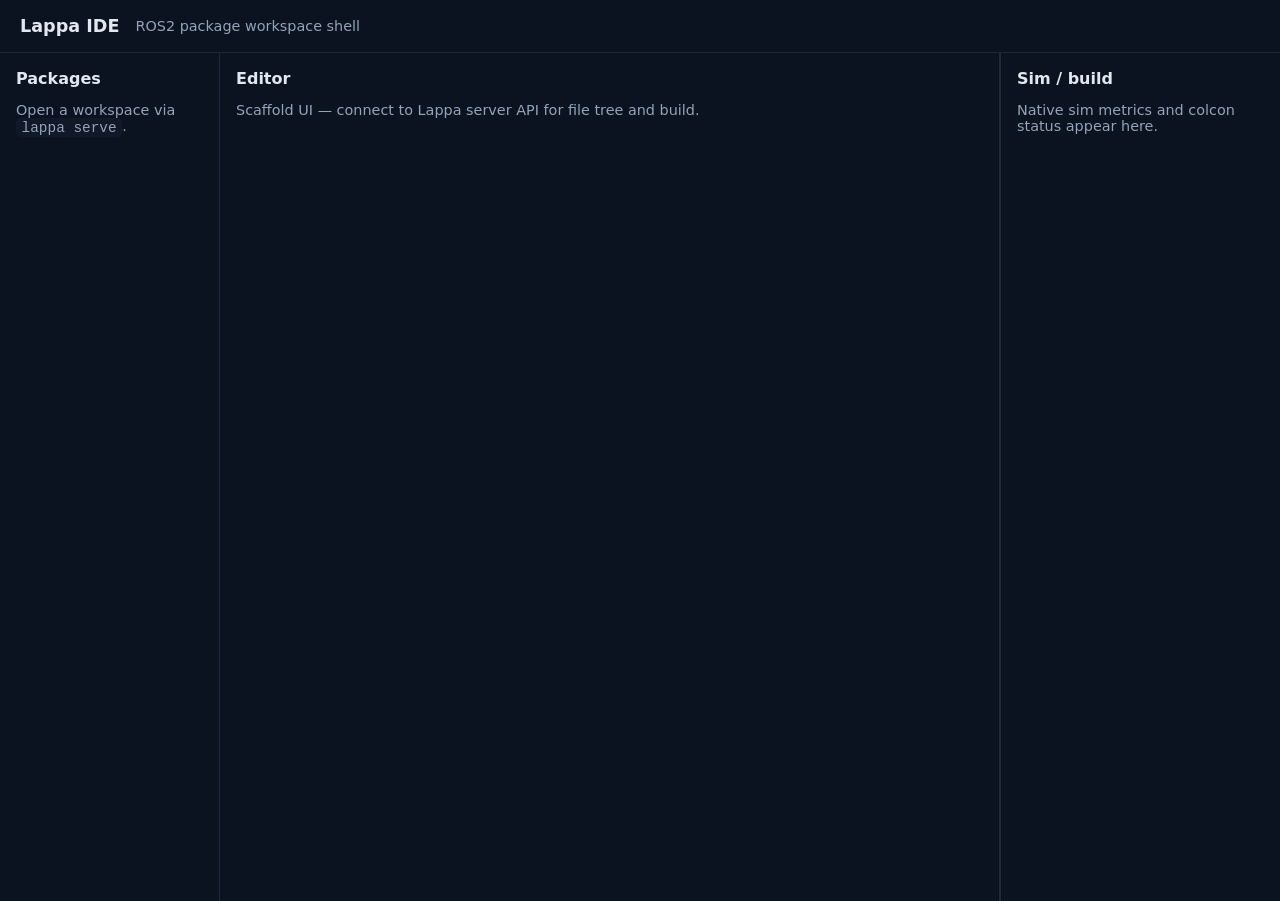
<file: packages/ide/index.html>
<!DOCTYPE html>
<html lang="en">
<head>
  <meta charset="utf-8" />
  <meta name="viewport" content="width=device-width, initial-scale=1" />
  <title>Lappa IDE</title>
  <style>
    :root { color-scheme: dark; }
    body { margin:0; font-family:system-ui,sans-serif; background:#0b1220; color:#e2e8f0; }
    header { padding:1rem 1.25rem; border-bottom:1px solid #1e293b; display:flex; gap:1rem; align-items:center; }
    header h1 { margin:0; font-size:1.1rem; font-weight:600; }
    main { display:grid; grid-template-columns:220px 1fr 280px; min-height:calc(100vh - 52px); }
    aside, section, .panel { border-right:1px solid #1e293b; padding:1rem; }
    .panel { border-right:none; border-left:1px solid #1e293b; }
    .muted { color:#94a3b8; font-size:.9rem; }
    code { background:#111827; padding:.1rem .35rem; border-radius:4px; }
  </style>
</head>
<body>
  <header>
    <h1>Lappa IDE</h1>
    <span class="muted">ROS2 package workspace shell</span>
  </header>
  <main>
    <aside>
      <strong>Packages</strong>
      <p class="muted">Open a workspace via <code>lappa serve</code>.</p>
    </aside>
    <section>
      <strong>Editor</strong>
      <p class="muted">Scaffold UI — connect to Lappa server API for file tree and build.</p>
    </section>
    <div class="panel">
      <strong>Sim / build</strong>
      <p class="muted">Native sim metrics and colcon status appear here.</p>
    </div>
  </main>
</body>
</html>
</file>
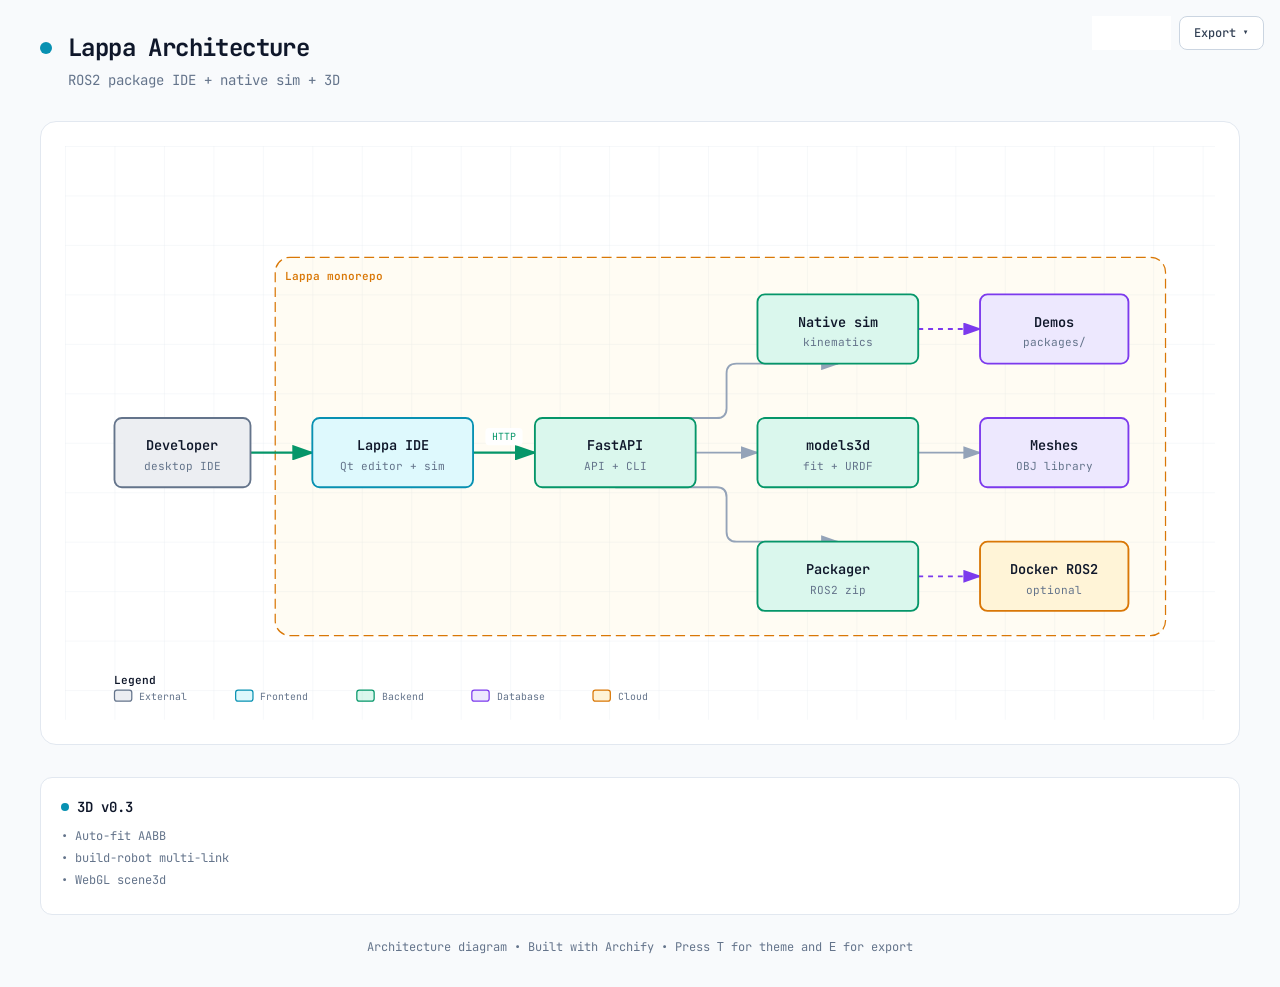
<file: docs/diagrams/architecture.html>
<!DOCTYPE html>
<html lang="en" data-theme="dark">
<head>
  <meta charset="UTF-8">
  <meta name="viewport" content="width=device-width, initial-scale=1.0">
  <meta name="generator" content="archify 2.6.0">
  <title>Lappa Architecture Diagram</title>
  <script>
    // Resolve the theme before first paint so light-preference users don't
    // see a dark flash. The toolbar script below re-applies with UI state.
    (function () {
      try {
        var theme = null;
        try {
          var param = new URLSearchParams(window.location.search).get('theme');
          if (param === 'light' || param === 'dark') theme = param;
        } catch (_) {}
        if (!theme) {
          try { theme = localStorage.getItem('archify-theme'); } catch (_) {}
        }
        if (theme !== 'light' && theme !== 'dark') {
          theme = window.matchMedia('(prefers-color-scheme: light)').matches ? 'light' : 'dark';
        }
        document.documentElement.setAttribute('data-theme', theme);
      } catch (_) {}
    })();
  </script>
  <!-- Async font load: a blackholed network must not block first paint.
       The body font stack falls back to system monospace until it lands. -->
  <link rel="preconnect" href="https://fonts.gstatic.com" crossorigin>
  <link href="https://fonts.googleapis.com/css2?family=JetBrains+Mono:wght@400;500;600;700&display=swap"
        rel="stylesheet" media="print" onload="this.media='all'">
  <noscript>
    <link href="https://fonts.googleapis.com/css2?family=JetBrains+Mono:wght@400;500;600;700&display=swap" rel="stylesheet">
  </noscript>
  <style>
    /* ==========================================================
       THEME VARIABLES — switch by toggling [data-theme] on <html>
       ========================================================== */
    :root,
    [data-theme="dark"] {
      --bg: #020617;
      --grid: #1e293b;
      --text: #ffffff;
      --text-muted: #94a3b8;
      --text-dim: #475569;
      /* UI chrome (menu hints, footer) needs more contrast than SVG .t-dim accents */
      --text-faint: #7d8da1;

      --panel: rgba(15, 23, 42, 0.5);
      --panel-border: #1e293b;
      --lane-fill: rgba(15, 23, 42, 0.22);
      --lane-stroke: #334155;

      --arrow: #64748b;
      --arrow-emphasis: #34d399;

      /* Opaque mask color used behind semi-transparent component fills
         so the arrows drawn underneath are properly hidden. */
      --mask: #0f172a;

      --frontend-fill:    rgba(8, 51, 68, 0.4);
      --frontend-stroke:  #22d3ee;
      --backend-fill:     rgba(6, 78, 59, 0.4);
      --backend-stroke:   #34d399;
      --database-fill:    rgba(76, 29, 149, 0.4);
      --database-stroke:  #a78bfa;
      --cloud-fill:       rgba(120, 53, 15, 0.3);
      --cloud-stroke:     #fbbf24;
      --security-fill:    rgba(136, 19, 55, 0.4);
      --security-stroke:  #fb7185;
      --messagebus-fill:  rgba(251, 146, 60, 0.3);
      --messagebus-stroke:#fb923c;
      --external-fill:    rgba(30, 41, 59, 0.5);
      --external-stroke:  #94a3b8;

      --toolbar-bg:       rgba(15, 23, 42, 0.8);
      --toolbar-border:   #334155;
      --toolbar-text:     #e2e8f0;
      --toolbar-hover:    rgba(15, 23, 42, 0.95);
      --toolbar-menu-bg:  #0f172a;
    }

    [data-theme="light"] {
      --bg: #f8fafc;
      --grid: #e2e8f0;
      --text: #0f172a;
      --text-muted: #64748b;
      --text-dim: #94a3b8;
      --text-faint: #64748b;

      --panel: #ffffff;
      --panel-border: #e2e8f0;
      --lane-fill: rgba(248, 250, 252, 0.65);
      --lane-stroke: #cbd5e1;

      --arrow: #94a3b8;
      --arrow-emphasis: #059669;

      --mask: #ffffff;

      --frontend-fill:    rgba(34, 211, 238, 0.15);
      --frontend-stroke:  #0891b2;
      --backend-fill:     rgba(52, 211, 153, 0.18);
      --backend-stroke:   #059669;
      --database-fill:    rgba(167, 139, 250, 0.2);
      --database-stroke:  #7c3aed;
      --cloud-fill:       rgba(251, 191, 36, 0.18);
      --cloud-stroke:     #d97706;
      --security-fill:    rgba(251, 113, 133, 0.15);
      --security-stroke:  #e11d48;
      --messagebus-fill:  rgba(251, 146, 60, 0.15);
      --messagebus-stroke:#ea580c;
      --external-fill:    rgba(148, 163, 184, 0.18);
      --external-stroke:  #64748b;

      --toolbar-bg:       rgba(255, 255, 255, 0.92);
      --toolbar-border:   #cbd5e1;
      --toolbar-text:     #334155;
      --toolbar-hover:    #ffffff;
      --toolbar-menu-bg:  #ffffff;
    }

    * { margin: 0; padding: 0; box-sizing: border-box; }

    body {
      font-family: 'JetBrains Mono', ui-monospace, SFMono-Regular, Menlo, Consolas, 'DejaVu Sans Mono', 'Liberation Mono', 'Noto Sans Mono CJK SC', 'PingFang SC', 'Hiragino Sans GB', 'Microsoft YaHei', monospace;
      background: var(--bg);
      min-height: 100vh;
      padding: 2rem;
      color: var(--text);
      transition: background 0.2s ease, color 0.2s ease;
    }

    .container { max-width: 1200px; margin: 0 auto; }

    .header { margin-bottom: 2rem; }

    .header-row {
      display: flex;
      align-items: center;
      gap: 1rem;
      margin-bottom: 0.5rem;
    }

    .pulse-dot {
      width: 12px;
      height: 12px;
      background: var(--frontend-stroke);
      border-radius: 50%;
      animation: pulse 2s infinite;
    }

    @keyframes pulse {
      0%, 100% { opacity: 1; }
      50% { opacity: 0.5; }
    }

    h1 {
      font-size: 1.5rem;
      font-weight: 700;
      letter-spacing: -0.025em;
    }

    .subtitle {
      color: var(--text-muted);
      font-size: 0.875rem;
      margin-left: 1.75rem;
    }

    .diagram-container {
      background: var(--panel);
      border-radius: 1rem;
      border: 1px solid var(--panel-border);
      padding: 1.5rem;
      overflow-x: auto;
    }

    svg {
      width: 100%;
      min-width: min(900px, 100%);
      display: block;
    }

    .cards {
      display: grid;
      grid-template-columns: repeat(auto-fit, minmax(280px, 1fr));
      gap: 1rem;
      margin-top: 2rem;
    }

    .card {
      background: var(--panel);
      border-radius: 0.75rem;
      border: 1px solid var(--panel-border);
      padding: 1.25rem;
    }

    .card-header {
      display: flex;
      align-items: center;
      gap: 0.5rem;
      margin-bottom: 0.75rem;
    }

    .card-dot {
      width: 8px;
      height: 8px;
      border-radius: 50%;
    }

    .card-dot.cyan     { background: var(--frontend-stroke); }
    .card-dot.emerald  { background: var(--backend-stroke); }
    .card-dot.violet   { background: var(--database-stroke); }
    .card-dot.amber    { background: var(--cloud-stroke); }
    .card-dot.rose     { background: var(--security-stroke); }
    .card-dot.orange   { background: var(--messagebus-stroke); }
    .card-dot.slate    { background: var(--external-stroke); }

    .card h3 { font-size: 0.875rem; font-weight: 600; color: var(--text); }

    .card ul {
      list-style: none;
      color: var(--text-muted);
      font-size: 0.75rem;
    }

    .card li { margin-bottom: 0.375rem; }

    .footer {
      text-align: center;
      margin-top: 1.5rem;
      color: var(--text-faint);
      font-size: 0.75rem;
    }

    /* ==========================================================
       Print stylesheet — hide interactive controls, force light,
       drop the grid so the diagram doesn't waste ink, use landscape
       so wide diagrams fit, pack summary cards into 2 columns to
       avoid an orphan card on a trailing page.
       ========================================================== */
    @page { size: landscape; margin: 1.5cm; }

    @media print {
      /* Force the FULL light palette — including component fills/strokes and
         lane/arrow colors — so printing from dark theme doesn't put neon
         strokes and translucent dark fills on white paper. */
      :root, [data-theme="dark"], [data-theme="light"] {
        --bg: #ffffff;
        --grid: transparent;
        --panel: #ffffff;
        --panel-border: #e2e8f0;
        --text: #0f172a;
        --text-muted: #475569;
        --text-dim: #94a3b8;
        --text-faint: #64748b;
        --mask: #ffffff;
        --lane-fill: rgba(248, 250, 252, 0.65);
        --lane-stroke: #cbd5e1;
        --arrow: #94a3b8;
        --arrow-emphasis: #059669;
        --frontend-fill:    rgba(34, 211, 238, 0.15);
        --frontend-stroke:  #0891b2;
        --backend-fill:     rgba(52, 211, 153, 0.18);
        --backend-stroke:   #059669;
        --database-fill:    rgba(167, 139, 250, 0.2);
        --database-stroke:  #7c3aed;
        --cloud-fill:       rgba(251, 191, 36, 0.18);
        --cloud-stroke:     #d97706;
        --security-fill:    rgba(251, 113, 133, 0.15);
        --security-stroke:  #e11d48;
        --messagebus-fill:  rgba(251, 146, 60, 0.15);
        --messagebus-stroke:#ea580c;
        --external-fill:    rgba(148, 163, 184, 0.18);
        --external-stroke:  #64748b;
      }
      body { background: #ffffff !important; padding: 0; }
      .container { max-width: none; }
      .toolbar, .archify-toast, .no-print { display: none !important; }
      .diagram-container, .card { box-shadow: none; border-color: #e2e8f0; }
      .cards { grid-template-columns: 1fr 1fr; }
      /* Ensure elements break sensibly across pages */
      .card { break-inside: avoid; page-break-inside: avoid; }
      .diagram-container { break-inside: avoid; page-break-inside: avoid; }
      h1, .subtitle { color: #0f172a; }
    }

    /* ==========================================================
       TOOLBAR (theme toggle + export menu)
       ========================================================== */
    .toolbar {
      position: fixed;
      top: 1rem;
      right: 1rem;
      display: flex;
      gap: 0.5rem;
      z-index: 100;
    }
    .toolbar button {
      background: var(--toolbar-bg);
      color: var(--toolbar-text);
      border: 1px solid var(--toolbar-border);
      padding: 0.5rem 0.875rem;
      border-radius: 0.5rem;
      font-family: inherit;
      font-size: 0.75rem;
      font-weight: 500;
      cursor: pointer;
      backdrop-filter: blur(8px);
      transition: background 0.15s, border-color 0.15s;
      display: inline-flex;
      align-items: center;
      gap: 0.375rem;
    }
    .toolbar button:hover {
      background: var(--toolbar-hover);
      border-color: var(--arrow);
    }
    .toolbar button:focus-visible {
      outline: 2px solid var(--frontend-stroke);
      outline-offset: 2px;
    }
    .toolbar .export-wrap { position: relative; }
    .toolbar .export-menu {
      position: absolute;
      top: calc(100% + 0.375rem);
      right: 0;
      background: var(--toolbar-menu-bg);
      border: 1px solid var(--toolbar-border);
      border-radius: 0.5rem;
      padding: 0.375rem;
      min-width: 160px;
      display: none;
      flex-direction: column;
      box-shadow: 0 4px 20px rgba(0,0,0,0.25);
    }
    .toolbar .export-menu.open { display: flex; }
    .toolbar .export-menu button {
      background: transparent;
      border: 0;
      justify-content: space-between;
      width: 100%;
      text-align: left;
      padding: 0.5rem 0.75rem;
    }
    .toolbar .export-menu button:hover {
      background: var(--toolbar-hover);
    }
    .toolbar .export-menu .hint {
      color: var(--text-faint);
      font-size: 0.625rem;
    }
    .toolbar .export-menu hr {
      border: 0;
      border-top: 1px solid var(--toolbar-border);
      margin: 0.25rem 0.375rem;
      opacity: 0.5;
    }

    /* Toast — brief feedback for actions like "copied" */
    .archify-toast {
      position: fixed;
      top: 1rem;
      left: 50%;
      transform: translateX(-50%) translateY(-8px);
      background: var(--toolbar-menu-bg);
      color: var(--text);
      border: 1px solid var(--toolbar-border);
      padding: 0.5rem 1rem;
      border-radius: 0.5rem;
      font-family: inherit;
      font-size: 0.75rem;
      opacity: 0;
      transition: opacity 0.2s, transform 0.2s;
      z-index: 200;
      pointer-events: none;
      box-shadow: 0 4px 20px rgba(0,0,0,0.25);
    }
    .archify-toast.show {
      opacity: 1;
      transform: translateX(-50%) translateY(0);
    }

    @media (max-width: 720px) {
      body { padding: 1rem; }
      .toolbar {
        position: static;
        justify-content: flex-end;
        margin-bottom: 1rem;
      }
      .header { margin-bottom: 1.25rem; }
      .header-row {
        gap: 0.75rem;
        align-items: flex-start;
      }
      h1 {
        font-size: 1.25rem;
        line-height: 1.25;
      }
      .subtitle {
        margin-left: 0;
        font-size: 0.8125rem;
        line-height: 1.55;
      }
      .diagram-container {
        padding: 0.75rem;
        border-radius: 0.75rem;
      }
      .cards {
        grid-template-columns: 1fr;
        margin-top: 1rem;
      }
    }

    /* ==========================================================
       SVG SEMANTIC CLASSES — use these instead of inline fill/stroke
       ========================================================== */
    .c-grid       { stroke: var(--grid); fill: none; }
    .c-mask       { fill: var(--mask); stroke: none; }

    .c-frontend   { fill: var(--frontend-fill);   stroke: var(--frontend-stroke); }
    .c-backend    { fill: var(--backend-fill);    stroke: var(--backend-stroke); }
    .c-database   { fill: var(--database-fill);   stroke: var(--database-stroke); }
    .c-cloud      { fill: var(--cloud-fill);      stroke: var(--cloud-stroke); }
    .c-security   { fill: var(--security-fill);   stroke: var(--security-stroke); }
    .c-messagebus { fill: var(--messagebus-fill); stroke: var(--messagebus-stroke); }
    .c-external   { fill: var(--external-fill);   stroke: var(--external-stroke); }

    /* Text helpers */
    .t-primary { fill: var(--text); }
    .t-muted   { fill: var(--text-muted); }
    .t-dim     { fill: var(--text-dim); }
    .t-frontend   { fill: var(--frontend-stroke); }
    .t-backend    { fill: var(--backend-stroke); }
    .t-database   { fill: var(--database-stroke); }
    .t-cloud      { fill: var(--cloud-stroke); }
    .t-security   { fill: var(--security-stroke); }
    .t-messagebus { fill: var(--messagebus-stroke); }
    .t-external   { fill: var(--external-stroke); }

    /* Arrows */
    .a-default   { stroke: var(--arrow); fill: none; }
    .a-emphasis  { stroke: var(--arrow-emphasis); fill: none; }
    .a-security  { stroke: var(--security-stroke); fill: none; stroke-dasharray: 5,5; }
    .a-dashed    { stroke: var(--database-stroke); fill: none; stroke-dasharray: 4,4; }

    /* Arrowhead markers reference these */
    .m-default   { fill: var(--arrow); }
    .m-emphasis  { fill: var(--arrow-emphasis); }
    .m-security  { fill: var(--security-stroke); }
    .m-dashed    { fill: var(--database-stroke); }

    /* Dashed boundary variants */
    .c-security-group { fill: transparent; stroke: var(--security-stroke); stroke-dasharray: 4,4; }
    .c-region         { fill: rgba(251, 191, 36, 0.05); stroke: var(--cloud-stroke); stroke-dasharray: 8,4; }
    .c-lane           { fill: var(--lane-fill); stroke: var(--lane-stroke); stroke-dasharray: 6,6; }
  </style>
</head>
<body>
  <!-- Toolbar: theme toggle + export menu (present on every generated diagram)
       Keyboard: T toggles theme, E opens export menu (when no input focused) -->
  <div class="toolbar" role="toolbar" aria-label="Diagram actions">
    <button id="btn-theme" type="button"
            title="Toggle theme (T)"
            aria-label="Toggle color theme"
            aria-pressed="false">
      <span id="theme-icon" aria-hidden="true">&#9790;</span>
      <span id="theme-label">Dark</span>
    </button>
    <div class="export-wrap">
      <button id="btn-export" type="button"
              title="Export diagram (E)"
              aria-label="Export diagram"
              aria-haspopup="menu"
              aria-expanded="false"
              aria-controls="export-menu">
        Export <span aria-hidden="true">&#9662;</span>
      </button>
      <div class="export-menu" id="export-menu" role="menu" aria-label="Export">
        <button data-action="copy"  type="button" role="menuitem" tabindex="-1">Copy to clipboard <span class="hint">PNG</span></button>
        <hr role="separator">
        <button data-format="png"   type="button" role="menuitem" tabindex="-1">Download PNG</button>
        <button data-format="jpeg"  type="button" role="menuitem" tabindex="-1">Download JPEG</button>
        <button data-format="webp"  type="button" role="menuitem" tabindex="-1">Download WebP</button>
        <hr role="separator">
        <button data-format="svg"   type="button" role="menuitem" tabindex="-1">Download SVG <span class="hint">vector</span></button>
      </div>
    </div>
  </div>

  <div class="container">
    <!-- Header -->
    <div class="header">
      <div class="header-row">
        <div class="pulse-dot"></div>
        <h1>Lappa Architecture</h1>
      </div>
      <p class="subtitle">ROS2 package IDE + native sim + 3D</p>
    </div>

    <!-- Main Diagram -->
    <div class="diagram-container">
      <svg viewBox="0 0 930 464" role="img" aria-label="Lappa Architecture — ROS2 package IDE + native sim + 3D (architecture diagram)">
        <!-- Definitions -->
        <defs>
          <marker id="arrowhead" markerWidth="10" markerHeight="7" refX="9" refY="3.5" orient="auto">
            <polygon points="0 0, 10 3.5, 0 7" class="m-default" />
          </marker>
          <marker id="arrowhead-emphasis" markerWidth="10" markerHeight="7" refX="9" refY="3.5" orient="auto">
            <polygon points="0 0, 10 3.5, 0 7" class="m-emphasis" />
          </marker>
          <marker id="arrowhead-security" markerWidth="10" markerHeight="7" refX="9" refY="3.5" orient="auto">
            <polygon points="0 0, 10 3.5, 0 7" class="m-security" />
          </marker>
          <marker id="arrowhead-dashed" markerWidth="10" markerHeight="7" refX="9" refY="3.5" orient="auto">
            <polygon points="0 0, 10 3.5, 0 7" class="m-dashed" />
          </marker>
          <pattern id="grid" width="40" height="40" patternUnits="userSpaceOnUse">
            <path d="M 40 0 L 0 0 0 40" class="c-grid" stroke-width="0.5"/>
          </pattern>
        </defs>

        <!-- Background Grid -->
        <rect width="100%" height="100%" fill="url(#grid)" />

        <!-- Boundaries (behind everything) -->
        <rect x="170" y="90" width="720" height="306" rx="12" class="c-region" stroke-width="1"/>
        <text x="178" y="108" class="t-cloud" font-size="9" font-weight="600">Lappa monorepo</text>

        <!-- Connection paths (before components for correct z-order) -->
        <path d="M 150 248 L 200 248" class="a-emphasis" stroke-width="1.8" marker-end="url(#arrowhead-emphasis)"/>
        <path d="M 330 248 L 380 248" class="a-emphasis" stroke-width="1.8" marker-end="url(#arrowhead-emphasis)"/>
        <path d="M 445 220 L 527 220 Q 535 220 535 212 L 535 184 Q 535 176 543 176 L 625 176" class="a-default" stroke-width="1.5" marker-end="url(#arrowhead)"/>
        <path d="M 510 248 L 560 248" class="a-default" stroke-width="1.5" marker-end="url(#arrowhead)"/>
        <path d="M 445 276 L 527 276 Q 535 276 535 284 L 535 312 Q 535 320 543 320 L 625 320" class="a-default" stroke-width="1.5" marker-end="url(#arrowhead)"/>
        <path d="M 690 148 L 740 148" class="a-dashed" stroke-width="1.5" marker-end="url(#arrowhead-dashed)"/>
        <path d="M 690 248 L 740 248" class="a-default" stroke-width="1.5" marker-end="url(#arrowhead)"/>
        <path d="M 690 348 L 740 348" class="a-dashed" stroke-width="1.5" marker-end="url(#arrowhead-dashed)"/>

        <!-- Components -->
        <rect x="40" y="220" width="110" height="56" rx="6" class="c-mask"/>
        <rect x="40" y="220" width="110" height="56" rx="6" class="c-external" stroke-width="1.5"/>
        <text x="95" y="246" class="t-primary" font-size="11" font-weight="600" text-anchor="middle">Developer</text>
        <text x="95" y="262" class="t-muted" font-size="9" text-anchor="middle">desktop IDE</text>

        <rect x="200" y="220" width="130" height="56" rx="6" class="c-mask"/>
        <rect x="200" y="220" width="130" height="56" rx="6" class="c-frontend" stroke-width="1.5"/>
        <text x="265" y="246" class="t-primary" font-size="11" font-weight="600" text-anchor="middle">Lappa IDE</text>
        <text x="265" y="262" class="t-muted" font-size="9" text-anchor="middle">Qt editor + sim</text>

        <rect x="380" y="220" width="130" height="56" rx="6" class="c-mask"/>
        <rect x="380" y="220" width="130" height="56" rx="6" class="c-backend" stroke-width="1.5"/>
        <text x="445" y="246" class="t-primary" font-size="11" font-weight="600" text-anchor="middle">FastAPI</text>
        <text x="445" y="262" class="t-muted" font-size="9" text-anchor="middle">API + CLI</text>

        <rect x="560" y="120" width="130" height="56" rx="6" class="c-mask"/>
        <rect x="560" y="120" width="130" height="56" rx="6" class="c-backend" stroke-width="1.5"/>
        <text x="625" y="146" class="t-primary" font-size="11" font-weight="600" text-anchor="middle">Native sim</text>
        <text x="625" y="162" class="t-muted" font-size="9" text-anchor="middle">kinematics</text>

        <rect x="560" y="220" width="130" height="56" rx="6" class="c-mask"/>
        <rect x="560" y="220" width="130" height="56" rx="6" class="c-backend" stroke-width="1.5"/>
        <text x="625" y="246" class="t-primary" font-size="11" font-weight="600" text-anchor="middle">models3d</text>
        <text x="625" y="262" class="t-muted" font-size="9" text-anchor="middle">fit + URDF</text>

        <rect x="560" y="320" width="130" height="56" rx="6" class="c-mask"/>
        <rect x="560" y="320" width="130" height="56" rx="6" class="c-backend" stroke-width="1.5"/>
        <text x="625" y="346" class="t-primary" font-size="11" font-weight="600" text-anchor="middle">Packager</text>
        <text x="625" y="362" class="t-muted" font-size="9" text-anchor="middle">ROS2 zip</text>

        <rect x="740" y="120" width="120" height="56" rx="6" class="c-mask"/>
        <rect x="740" y="120" width="120" height="56" rx="6" class="c-database" stroke-width="1.5"/>
        <text x="800" y="146" class="t-primary" font-size="11" font-weight="600" text-anchor="middle">Demos</text>
        <text x="800" y="162" class="t-muted" font-size="9" text-anchor="middle">packages/</text>

        <rect x="740" y="220" width="120" height="56" rx="6" class="c-mask"/>
        <rect x="740" y="220" width="120" height="56" rx="6" class="c-database" stroke-width="1.5"/>
        <text x="800" y="246" class="t-primary" font-size="11" font-weight="600" text-anchor="middle">Meshes</text>
        <text x="800" y="262" class="t-muted" font-size="9" text-anchor="middle">OBJ library</text>

        <rect x="740" y="320" width="120" height="56" rx="6" class="c-mask"/>
        <rect x="740" y="320" width="120" height="56" rx="6" class="c-cloud" stroke-width="1.5"/>
        <text x="800" y="346" class="t-primary" font-size="11" font-weight="600" text-anchor="middle">Docker ROS2</text>
        <text x="800" y="362" class="t-muted" font-size="9" text-anchor="middle">optional</text>

        <!-- Connection labels -->

        <rect x="340" y="228" width="30" height="14" rx="3" class="c-mask"/>
        <text x="355" y="238" class="t-backend" font-size="8" text-anchor="middle">HTTP</text>







        <!-- Legend -->
        <text x="40" y="435" class="t-primary" font-size="9" font-weight="600">Legend</text>
        <rect x="40" y="440" width="14" height="9" rx="2" class="c-external" stroke-width="1"/>
        <text x="60" y="448" class="t-muted" font-size="8">External</text>
        <rect x="138" y="440" width="14" height="9" rx="2" class="c-frontend" stroke-width="1"/>
        <text x="158" y="448" class="t-muted" font-size="8">Frontend</text>
        <rect x="236" y="440" width="14" height="9" rx="2" class="c-backend" stroke-width="1"/>
        <text x="256" y="448" class="t-muted" font-size="8">Backend</text>
        <rect x="329" y="440" width="14" height="9" rx="2" class="c-database" stroke-width="1"/>
        <text x="349" y="448" class="t-muted" font-size="8">Database</text>
        <rect x="427" y="440" width="14" height="9" rx="2" class="c-cloud" stroke-width="1"/>
        <text x="447" y="448" class="t-muted" font-size="8">Cloud</text>
      </svg>
    </div>

    <!-- Info Cards -->
    <div class="cards">
      <div class="card">
        <div class="card-header">
          <div class="card-dot cyan"></div>
          <h3>3D v0.3</h3>
        </div>
        <ul>
          <li>&bull; Auto-fit AABB</li>
          <li>&bull; build-robot multi-link</li>
          <li>&bull; WebGL scene3d</li>
        </ul>
      </div>
    </div>

    <!-- Footer -->
    <p class="footer">
      Architecture diagram &bull; Built with Archify<span class="no-print"> &bull; Press <kbd>T</kbd> for theme and <kbd>E</kbd> for export</span>
    </p>
  </div>

  <script>
    /* ============================================================
       Theme toggle — persists to localStorage, respects system pref
       ============================================================ */
    var Archify = {};

    Archify.theme = (function () {
      var STORAGE_KEY = 'archify-theme';
      var html = document.documentElement;
      var btn = document.getElementById('btn-theme');
      var icon = document.getElementById('theme-icon');
      var label = document.getElementById('theme-label');

      // localStorage can throw (blocked cookies, sandboxed iframes); the whole
      // script element dies on an uncaught error, so guard every access.
      function readStored() {
        try { return localStorage.getItem(STORAGE_KEY); } catch (_) { return null; }
      }
      function writeStored(value) {
        try { localStorage.setItem(STORAGE_KEY, value); } catch (_) {}
      }
      function urlOverride() {
        // URL param wins (useful for deterministic screenshots / share links)
        try {
          var param = new URLSearchParams(window.location.search).get('theme');
          if (param === 'light' || param === 'dark') return param;
        } catch (_) {}
        return null;
      }

      function resolveInitial() {
        var fromUrl = urlOverride();
        if (fromUrl) return fromUrl;
        var saved = readStored();
        if (saved === 'light' || saved === 'dark') return saved;
        return window.matchMedia('(prefers-color-scheme: light)').matches ? 'light' : 'dark';
      }

      function apply(theme) {
        html.setAttribute('data-theme', theme);
        icon.textContent = theme === 'dark' ? '\u263E' : '\u263C';
        label.textContent = theme === 'dark' ? 'Dark' : 'Light';
        btn.setAttribute('aria-pressed', theme === 'light' ? 'true' : 'false');
      }

      function toggle() {
        var next = html.getAttribute('data-theme') === 'dark' ? 'light' : 'dark';
        apply(next);
        writeStored(next);
      }

      apply(resolveInitial());
      btn.addEventListener('click', toggle);

      // Follow live OS theme changes while the user has no explicit preference.
      try {
        var media = window.matchMedia('(prefers-color-scheme: light)');
        var onChange = function (e) {
          var saved = readStored();
          if (urlOverride() || saved === 'light' || saved === 'dark') return;
          apply(e.matches ? 'light' : 'dark');
        };
        if (media.addEventListener) media.addEventListener('change', onChange);
        else if (media.addListener) media.addListener(onChange);
      } catch (_) {}

      return { toggle: toggle };
    })();

    /* ============================================================
       Export — PNG / JPEG / WebP / SVG (download) and Copy PNG (clipboard)

       Raster exports are always rendered at 4x source resolution for
       maximum sharpness. The trick: we set the serialized SVG's
       `width`/`height` to viewBox * 4 so the browser rasterizes the
       vectors at that resolution natively. drawImage then draws at
       the image's natural size (no upscaling = no blur).

       JPEG/WebP paint the current theme's background explicitly since
       those formats have no alpha channel.
       ============================================================ */
    (function () {
      var RASTER_SCALE = 4;

      function diagramFilename() {
        var title = (document.title || 'diagram')
          .replace(/\s+Architecture(\s+Diagram)?$/i, '')
          .replace(/\s+Diagram$/i, '')
          .trim();
        return title.replace(/[^a-z0-9_\-]+/gi, '-')
                    .toLowerCase()
                    .replace(/^-+|-+$/g, '') || 'diagram';
      }

      function currentBg() {
        return getComputedStyle(document.body).backgroundColor || '#ffffff';
      }

      /**
       * Serialize the main SVG into a standalone document.
       *
       * Two modes:
       * - Default (opts.autoTheme=false) — locks the serialized SVG to the
       *   viewer's current theme. Used by the raster pipeline
       *   (PNG/JPEG/WebP/clipboard) because canvas rasterization needs
       *   deterministic colors; a raster cannot react to
       *   prefers-color-scheme after encoding.
       * - autoTheme=true — emits BOTH dark and light variable sets plus a
       *   `@media (prefers-color-scheme)` rule so the resulting SVG
       *   self-themes when embedded in GitHub READMEs or other hosts that
       *   expose a color scheme. Used for "Download SVG".
       */
      function serializeSvg(scale, opts) {
        // scale: integer multiplier for intrinsic SVG pixel dimensions used by
        // the raster path. Defaults to 1 (natural size) for SVG download.
        scale = scale || 1;
        opts = opts || {};
        var autoTheme = opts.autoTheme === true;

        var svg = document.querySelector('.diagram-container svg');
        var clone = svg.cloneNode(true);

        var vb = svg.viewBox.baseVal;
        // Scale width/height so the browser rasterizes the vectors at target
        // resolution directly. viewBox stays unchanged so coordinates don't
        // shift. This is the key to sharp rasters — do NOT scale later via
        // canvas upscaling.
        clone.setAttribute('width', vb.width * scale);
        clone.setAttribute('height', vb.height * scale);
        clone.setAttribute('xmlns', 'http://www.w3.org/2000/svg');

        // Only the SVG-relevant rules: semantic classes, markers, and the
        // theme variable blocks. Toolbar/cards/print CSS can never apply
        // inside a standalone SVG and would only bloat the export.
        var hostStyle = (function () {
          var out = [];
          Array.prototype.forEach.call(document.styleSheets, function (sheet) {
            var rules;
            try { rules = sheet.cssRules; } catch (_) { return; } // cross-origin
            if (!rules) return;
            Array.prototype.forEach.call(rules, function (rule) {
              if (rule.type !== 1) return; // plain style rules only
              var sel = rule.selectorText || '';
              if (/(^|,)\s*(svg|:root|\[data-theme|\.c-|\.t-|\.a-|\.m-)/.test(sel)) {
                out.push(rule.cssText);
              }
            });
          });
          return out.join('\n');
        })();

        // Derive the variable list from the stylesheet so newly added theme
        // variables can never be missed by the export pipeline again
        // (--lane-fill/--lane-stroke once were).
        var varNames = (function () {
          var seen = {};
          var names = [];
          (hostStyle.match(/--[a-zA-Z0-9-]+(?=\s*:)/g) || []).forEach(function (n) {
            if (!seen[n]) { seen[n] = true; names.push(n); }
          });
          return names;
        })();

        // Resolve the full variable set for a given data-theme via an
        // off-DOM probe, independent of what the viewer is currently set to.
        function resolveVars(themeAttr) {
          var probe = document.createElement('div');
          probe.setAttribute('data-theme', themeAttr);
          probe.style.cssText = 'position:absolute;width:0;height:0;visibility:hidden;';
          document.body.appendChild(probe);
          try {
            var c = getComputedStyle(probe);
            return varNames.map(function (n) {
              return n + ': ' + c.getPropertyValue(n).trim() + ';';
            }).join(' ');
          } finally {
            document.body.removeChild(probe);
          }
        }

        // Prepend a local()-only @font-face block for each weight so that the
        // sandboxed image-rendering context used during PNG/JPEG/WebP export
        // can find JetBrains Mono if the user has it installed locally, and
        // falls through cleanly to the monospace stack otherwise. The usual
        // Google-Fonts <link> in the host document is unreachable from the
        // serialized SVG, so url()-sourced faces would just hang.
        var fontFallback = [400, 500, 600, 700].map(function (w) {
          return "@font-face { font-family: 'JetBrains Mono'; font-weight: " + w +
                 "; src: local('JetBrains Mono'), local('JetBrainsMono-Regular'); }";
        }).join('\n');

        var style = document.createElementNS('http://www.w3.org/2000/svg', 'style');
        var bgRect = document.createElementNS('http://www.w3.org/2000/svg', 'rect');
        bgRect.setAttribute('width', '100%');
        bgRect.setAttribute('height', '100%');

        if (autoTheme) {
          // Dual-theme SVG. Dark is the default (so hosts without
          // prefers-color-scheme still render), light swaps in via media
          // query, and svg[data-theme="..."] still lets downstream
          // consumers force a specific theme.
          var darkVars = resolveVars('dark');
          var lightVars = resolveVars('light');

          style.textContent =
            fontFallback + "\n" +
            "svg { font-family: 'JetBrains Mono', ui-monospace, SFMono-Regular, Menlo, Consolas, 'DejaVu Sans Mono', 'Liberation Mono', 'Noto Sans Mono CJK SC', 'PingFang SC', 'Hiragino Sans GB', 'Microsoft YaHei', monospace; }\n" +
            hostStyle + "\n" +
            ":root, svg { " + darkVars + " }\n" +
            "@media (prefers-color-scheme: light) { :root, svg { " + lightVars + " } }\n" +
            "svg[data-theme=\"light\"] { " + lightVars + " }\n" +
            "svg[data-theme=\"dark\"] { " + darkVars + " }\n" +
            "rect.c-bg-rect { fill: var(--bg); }\n";

          // Don't lock the serialized SVG to the viewer's current theme.
          clone.removeAttribute('data-theme');
          // Background follows the CSS variable, not a fixed color, so it
          // swaps with the media query.
          bgRect.setAttribute('class', 'c-bg-rect');
        } else {
          // Raster path: lock to the viewer's current theme.
          var theme = document.documentElement.getAttribute('data-theme') || 'dark';
          var themeHost = document.querySelector('[data-theme="' + theme + '"]') || document.documentElement;
          var computed = getComputedStyle(themeHost);
          var vars = varNames.map(function (n) {
            return n + ': ' + computed.getPropertyValue(n).trim() + ';';
          }).join(' ');

          // IMPORTANT: inject the resolved variables AFTER hostStyle,
          // otherwise hostStyle's ":root, [data-theme=\"dark\"] { ... }" rule
          // overrides our chosen theme via later-in-cascade equal-specificity.
          // Keep this order.
          style.textContent =
            fontFallback + "\n" +
            "svg { font-family: 'JetBrains Mono', ui-monospace, SFMono-Regular, Menlo, Consolas, 'DejaVu Sans Mono', 'Liberation Mono', 'Noto Sans Mono CJK SC', 'PingFang SC', 'Hiragino Sans GB', 'Microsoft YaHei', monospace; }\n" +
            hostStyle + "\n" +
            ":root, svg { " + vars + " }\n";

          bgRect.setAttribute('fill', computed.getPropertyValue('--bg').trim() || '#ffffff');
        }

        clone.insertBefore(style, clone.firstChild);
        clone.insertBefore(bgRect, style.nextSibling);

        return {
          svgString: new XMLSerializer().serializeToString(clone),
          width: vb.width * scale,
          height: vb.height * scale
        };
      }

      function download(blob, filename) {
        var url = URL.createObjectURL(blob);
        var a = document.createElement('a');
        a.href = url;
        a.download = filename;
        document.body.appendChild(a);
        a.click();
        a.remove();
        setTimeout(function () { URL.revokeObjectURL(url); }, 1000);
      }

      // Conservative upper bound on total canvas pixels. Older Safari on iOS
      // silently produces a blank canvas above ~16 Mpx; Chrome / Firefox /
      // desktop Safari are far higher but start failing on memory-constrained
      // devices. We pick the largest integer scale in {4,3,2,1} whose target
      // pixel count fits under this cap.
      var MAX_CANVAS_PIXELS = 16 * 1024 * 1024;

      function pickSafeScale(vbW, vbH) {
        for (var s = RASTER_SCALE; s >= 1; s--) {
          if (vbW * s * vbH * s <= MAX_CANVAS_PIXELS) return s;
        }
        return 1;
      }

      function rasterize(format) {
        // Serialize at a safe scale (RASTER_SCALE=4 by default, reduced if the
        // resulting canvas would exceed MAX_CANVAS_PIXELS). The SVG itself is
        // rasterized at target resolution natively; drawImage draws at natural
        // size — no upsampling blur.
        var svg = document.querySelector('.diagram-container svg');
        var vb = svg.viewBox.baseVal;
        var scale = pickSafeScale(vb.width, vb.height);
        var data = serializeSvg(scale);
        var svgBlob = new Blob([data.svgString], { type: 'image/svg+xml;charset=utf-8' });
        var svgUrl = URL.createObjectURL(svgBlob);

        return new Promise(function (resolve, reject) {
          var img = new Image();
          img.onload = function () {
            var canvas = document.createElement('canvas');
            canvas.width = data.width;
            canvas.height = data.height;
            var ctx = canvas.getContext('2d');
            if (format === 'jpeg') {
              ctx.fillStyle = currentBg();
              ctx.fillRect(0, 0, canvas.width, canvas.height);
            }
            // Draw at natural size — SVG was already rasterized at target res.
            ctx.drawImage(img, 0, 0);
            URL.revokeObjectURL(svgUrl);
            var mime = format === 'jpeg' ? 'image/jpeg' :
                       format === 'webp' ? 'image/webp' : 'image/png';
            var quality = format === 'png' ? undefined : 0.95;
            canvas.toBlob(function (blob) {
              if (!blob) reject(new Error('toBlob returned null for ' + format));
              else resolve(blob);
            }, mime, quality);
          };
          img.onerror = function (e) {
            URL.revokeObjectURL(svgUrl);
            reject(e);
          };
          img.src = svgUrl;
        });
      }

      var menu = document.getElementById('export-menu');
      var btn = document.getElementById('btn-export');
      var items = function () {
        return Array.prototype.slice.call(menu.querySelectorAll('button[role="menuitem"]'));
      };

      // ---- Clipboard support ----------------------------------------------
      function canCopyImage() {
        return typeof ClipboardItem !== 'undefined' &&
               navigator.clipboard &&
               typeof navigator.clipboard.write === 'function';
      }

      // ---- Raster format detection ----------------------------------------
      // canvas.toBlob('image/webp') silently returns a PNG on browsers without
      // WebP encoding (older Safari), so detect explicitly.
      function supports(format) {
        if (format === 'svg' || format === 'png') return true;
        var mime = format === 'jpeg' ? 'image/jpeg' : 'image/webp';
        try {
          var c = document.createElement('canvas');
          c.width = c.height = 2;
          return c.toDataURL(mime).indexOf('data:' + mime) === 0;
        } catch (_) { return false; }
      }

      // Gray out unsupported items.
      items().forEach(function (it) {
        if (it.dataset.format && !supports(it.dataset.format)) {
          it.disabled = true;
          it.title = 'Not supported by this browser';
          it.style.opacity = '0.5';
        }
        if (it.dataset.action === 'copy' && !canCopyImage()) {
          it.disabled = true;
          it.title = 'Clipboard image write not supported by this browser';
          it.style.opacity = '0.5';
        }
      });

      // ---- Toast ----------------------------------------------------------
      // A live region only announces CHANGES to an existing node, so the toast
      // element is created once up front and updated in place.
      var toastEl = document.createElement('div');
      toastEl.className = 'archify-toast';
      toastEl.setAttribute('role', 'status');
      document.body.appendChild(toastEl);
      var toastTimer = null;

      function toast(msg) {
        toastEl.textContent = '';
        requestAnimationFrame(function () {
          toastEl.textContent = msg;
          toastEl.classList.add('show');
        });
        clearTimeout(toastTimer);
        toastTimer = setTimeout(function () { toastEl.classList.remove('show'); }, 1500);
      }

      function open(focusLast) {
        menu.classList.add('open');
        btn.setAttribute('aria-expanded', 'true');
        var available = items().filter(function (i) { return !i.disabled; });
        var target = focusLast ? available[available.length - 1] : available[0];
        if (target) target.focus();
      }
      function close(focusTrigger) {
        menu.classList.remove('open');
        btn.setAttribute('aria-expanded', 'false');
        if (focusTrigger) btn.focus();
      }
      function isOpen() { return menu.classList.contains('open'); }

      btn.addEventListener('click', function (e) {
        e.stopPropagation();
        if (isOpen()) close(false);
        else open();
      });
      // APG menu-button pattern: ArrowDown/ArrowUp on the trigger opens the menu.
      btn.addEventListener('keydown', function (e) {
        if (e.key === 'ArrowDown' || e.key === 'ArrowUp') {
          e.preventDefault();
          if (!isOpen()) open(e.key === 'ArrowUp');
        }
      });
      document.addEventListener('click', function (e) {
        if (!menu.contains(e.target) && e.target !== btn) close(false);
      });

      // Keyboard navigation inside the menu.
      //   Menu items: Up/Down, Home/End.
      //   Esc closes + returns focus to trigger; Tab closes.
      menu.addEventListener('keydown', function (e) {
        if (e.key === 'Escape') { e.preventDefault(); close(true); return; }
        if (e.key === 'Tab')    { close(false); return; }

        var available = items().filter(function (i) { return !i.disabled; });
        var current = available.indexOf(document.activeElement);
        switch (e.key) {
          case 'ArrowDown':
            e.preventDefault();
            if (available.length) available[(current + 1 + available.length) % available.length].focus();
            break;
          case 'ArrowUp':
            e.preventDefault();
            if (available.length) available[(current - 1 + available.length) % available.length].focus();
            break;
          case 'Home':
            e.preventDefault();
            if (available[0]) available[0].focus();
            break;
          case 'End':
            e.preventDefault();
            if (available.length) available[available.length - 1].focus();
            break;
        }
      });

      function runExport(format) {
        var base = diagramFilename();
        close(true);
        return (format === 'svg'
          ? Promise.resolve(serializeSvg(1, { autoTheme: true })).then(function (d) {
              download(new Blob([d.svgString], { type: 'image/svg+xml;charset=utf-8' }), base + '.svg');
            })
          : rasterize(format).then(function (blob) {
              download(blob, base + '.' + format);
            })
        ).catch(function (err) {
          console.error(err);
          alert('Export failed: ' + (err && err.message ? err.message : format));
        });
      }

      function runCopy() {
        close(true);
        if (!canCopyImage()) {
          alert('Clipboard image write not supported in this browser.');
          return;
        }
        // WebKit requires ClipboardItem to be constructed synchronously inside
        // the user gesture — pass the pending Promise<Blob> as the item value.
        // Browsers that reject promise values throw synchronously; fall back
        // to awaiting the blob first (works in Chromium/Firefox).
        var blobPromise = rasterize('png');
        var writePromise;
        try {
          writePromise = navigator.clipboard.write([new ClipboardItem({ 'image/png': blobPromise })]);
        } catch (_) {
          writePromise = blobPromise.then(function (blob) {
            return navigator.clipboard.write([new ClipboardItem({ 'image/png': blob })]);
          });
        }
        return writePromise.then(function () {
          toast('Copied PNG to clipboard');
        }).catch(function (err) {
          console.error(err);
          alert('Copy failed: ' + (err && err.message ? err.message : 'unknown'));
        });
      }

      menu.addEventListener('click', function (e) {
        var copyBtn = e.target.closest('button[data-action="copy"]');
        if (copyBtn && !copyBtn.disabled) { runCopy(); return; }

        var formatBtn = e.target.closest('button[data-format]');
        if (formatBtn && !formatBtn.disabled) { runExport(formatBtn.dataset.format); }
      });

      Archify.exportMenu = { open: open, close: close, isOpen: isOpen, run: runExport };

      // Auto-open on page load for demo/screenshot purposes: ?openExport=1
      // Wait for fonts (so the menu doesn't flash before typography lands)
      // and paint before opening. Fallback timeout for browsers without the
      // Font Loading API.
      try {
        if (new URLSearchParams(window.location.search).get('openExport') === '1') {
          var openWhenReady = function () {
            requestAnimationFrame(function () { requestAnimationFrame(open); });
          };
          if (document.fonts && document.fonts.ready) {
            document.fonts.ready.then(openWhenReady);
          } else {
            setTimeout(openWhenReady, 200);
          }
        }
      } catch (_) {}
    })();

    /* ============================================================
       Global keyboard shortcuts
         T -> toggle theme
         E -> open export menu
       Ignored when focus is inside an input/textarea/contenteditable.
       ============================================================ */
    document.addEventListener('keydown', function (e) {
      if (e.metaKey || e.ctrlKey || e.altKey) return;
      var t = e.target;
      if (t && (t.tagName === 'INPUT' || t.tagName === 'TEXTAREA' || t.isContentEditable)) return;
      if (e.key === 't' || e.key === 'T') {
        e.preventDefault();
        Archify.theme.toggle();
      } else if (e.key === 'e' || e.key === 'E') {
        e.preventDefault();
        if (!Archify.exportMenu.isOpen()) Archify.exportMenu.open();
      }
    });
  </script>
</body>
</html>
</file>
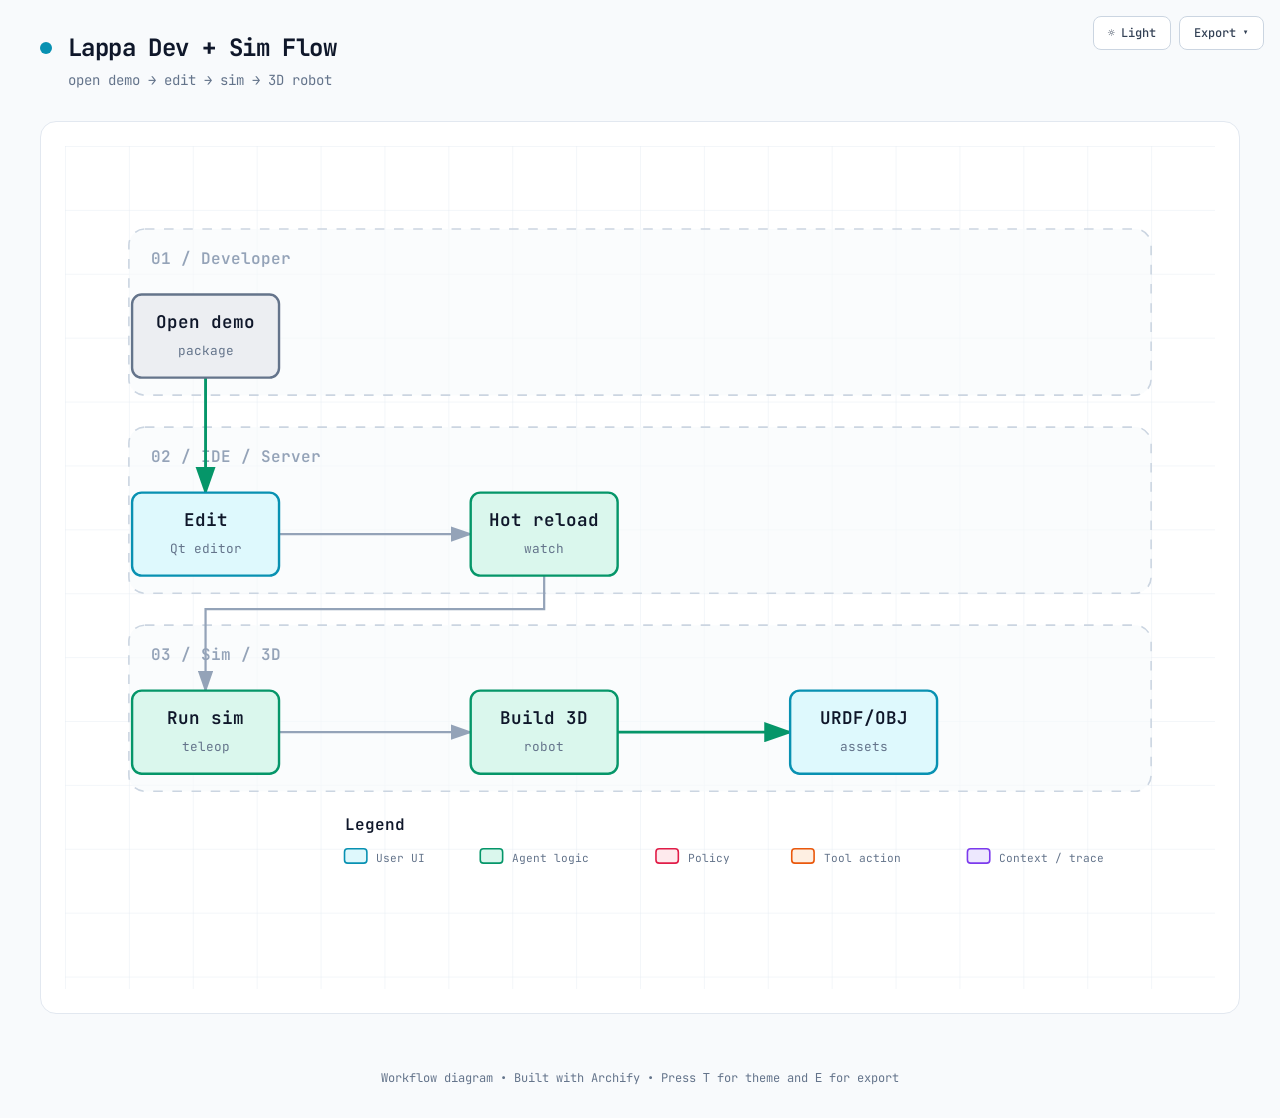
<file: docs/diagrams/workflow.html>
<!DOCTYPE html>
<html lang="en" data-theme="dark">
<head>
  <meta charset="UTF-8">
  <meta name="viewport" content="width=device-width, initial-scale=1.0">
  <meta name="generator" content="archify 2.6.0">
  <title>Lappa Dev + Sim Flow Diagram</title>
  <script>
    // Resolve the theme before first paint so light-preference users don't
    // see a dark flash. The toolbar script below re-applies with UI state.
    (function () {
      try {
        var theme = null;
        try {
          var param = new URLSearchParams(window.location.search).get('theme');
          if (param === 'light' || param === 'dark') theme = param;
        } catch (_) {}
        if (!theme) {
          try { theme = localStorage.getItem('archify-theme'); } catch (_) {}
        }
        if (theme !== 'light' && theme !== 'dark') {
          theme = window.matchMedia('(prefers-color-scheme: light)').matches ? 'light' : 'dark';
        }
        document.documentElement.setAttribute('data-theme', theme);
      } catch (_) {}
    })();
  </script>
  <!-- Async font load: a blackholed network must not block first paint.
       The body font stack falls back to system monospace until it lands. -->
  <link rel="preconnect" href="https://fonts.gstatic.com" crossorigin>
  <link href="https://fonts.googleapis.com/css2?family=JetBrains+Mono:wght@400;500;600;700&display=swap"
        rel="stylesheet" media="print" onload="this.media='all'">
  <noscript>
    <link href="https://fonts.googleapis.com/css2?family=JetBrains+Mono:wght@400;500;600;700&display=swap" rel="stylesheet">
  </noscript>
  <style>
    /* ==========================================================
       THEME VARIABLES — switch by toggling [data-theme] on <html>
       ========================================================== */
    :root,
    [data-theme="dark"] {
      --bg: #020617;
      --grid: #1e293b;
      --text: #ffffff;
      --text-muted: #94a3b8;
      --text-dim: #475569;
      /* UI chrome (menu hints, footer) needs more contrast than SVG .t-dim accents */
      --text-faint: #7d8da1;

      --panel: rgba(15, 23, 42, 0.5);
      --panel-border: #1e293b;
      --lane-fill: rgba(15, 23, 42, 0.22);
      --lane-stroke: #334155;

      --arrow: #64748b;
      --arrow-emphasis: #34d399;

      /* Opaque mask color used behind semi-transparent component fills
         so the arrows drawn underneath are properly hidden. */
      --mask: #0f172a;

      --frontend-fill:    rgba(8, 51, 68, 0.4);
      --frontend-stroke:  #22d3ee;
      --backend-fill:     rgba(6, 78, 59, 0.4);
      --backend-stroke:   #34d399;
      --database-fill:    rgba(76, 29, 149, 0.4);
      --database-stroke:  #a78bfa;
      --cloud-fill:       rgba(120, 53, 15, 0.3);
      --cloud-stroke:     #fbbf24;
      --security-fill:    rgba(136, 19, 55, 0.4);
      --security-stroke:  #fb7185;
      --messagebus-fill:  rgba(251, 146, 60, 0.3);
      --messagebus-stroke:#fb923c;
      --external-fill:    rgba(30, 41, 59, 0.5);
      --external-stroke:  #94a3b8;

      --toolbar-bg:       rgba(15, 23, 42, 0.8);
      --toolbar-border:   #334155;
      --toolbar-text:     #e2e8f0;
      --toolbar-hover:    rgba(15, 23, 42, 0.95);
      --toolbar-menu-bg:  #0f172a;
    }

    [data-theme="light"] {
      --bg: #f8fafc;
      --grid: #e2e8f0;
      --text: #0f172a;
      --text-muted: #64748b;
      --text-dim: #94a3b8;
      --text-faint: #64748b;

      --panel: #ffffff;
      --panel-border: #e2e8f0;
      --lane-fill: rgba(248, 250, 252, 0.65);
      --lane-stroke: #cbd5e1;

      --arrow: #94a3b8;
      --arrow-emphasis: #059669;

      --mask: #ffffff;

      --frontend-fill:    rgba(34, 211, 238, 0.15);
      --frontend-stroke:  #0891b2;
      --backend-fill:     rgba(52, 211, 153, 0.18);
      --backend-stroke:   #059669;
      --database-fill:    rgba(167, 139, 250, 0.2);
      --database-stroke:  #7c3aed;
      --cloud-fill:       rgba(251, 191, 36, 0.18);
      --cloud-stroke:     #d97706;
      --security-fill:    rgba(251, 113, 133, 0.15);
      --security-stroke:  #e11d48;
      --messagebus-fill:  rgba(251, 146, 60, 0.15);
      --messagebus-stroke:#ea580c;
      --external-fill:    rgba(148, 163, 184, 0.18);
      --external-stroke:  #64748b;

      --toolbar-bg:       rgba(255, 255, 255, 0.92);
      --toolbar-border:   #cbd5e1;
      --toolbar-text:     #334155;
      --toolbar-hover:    #ffffff;
      --toolbar-menu-bg:  #ffffff;
    }

    * { margin: 0; padding: 0; box-sizing: border-box; }

    body {
      font-family: 'JetBrains Mono', ui-monospace, SFMono-Regular, Menlo, Consolas, 'DejaVu Sans Mono', 'Liberation Mono', 'Noto Sans Mono CJK SC', 'PingFang SC', 'Hiragino Sans GB', 'Microsoft YaHei', monospace;
      background: var(--bg);
      min-height: 100vh;
      padding: 2rem;
      color: var(--text);
      transition: background 0.2s ease, color 0.2s ease;
    }

    .container { max-width: 1200px; margin: 0 auto; }

    .header { margin-bottom: 2rem; }

    .header-row {
      display: flex;
      align-items: center;
      gap: 1rem;
      margin-bottom: 0.5rem;
    }

    .pulse-dot {
      width: 12px;
      height: 12px;
      background: var(--frontend-stroke);
      border-radius: 50%;
      animation: pulse 2s infinite;
    }

    @keyframes pulse {
      0%, 100% { opacity: 1; }
      50% { opacity: 0.5; }
    }

    h1 {
      font-size: 1.5rem;
      font-weight: 700;
      letter-spacing: -0.025em;
    }

    .subtitle {
      color: var(--text-muted);
      font-size: 0.875rem;
      margin-left: 1.75rem;
    }

    .diagram-container {
      background: var(--panel);
      border-radius: 1rem;
      border: 1px solid var(--panel-border);
      padding: 1.5rem;
      overflow-x: auto;
    }

    svg {
      width: 100%;
      min-width: min(900px, 100%);
      display: block;
    }

    .cards {
      display: grid;
      grid-template-columns: repeat(auto-fit, minmax(280px, 1fr));
      gap: 1rem;
      margin-top: 2rem;
    }

    .card {
      background: var(--panel);
      border-radius: 0.75rem;
      border: 1px solid var(--panel-border);
      padding: 1.25rem;
    }

    .card-header {
      display: flex;
      align-items: center;
      gap: 0.5rem;
      margin-bottom: 0.75rem;
    }

    .card-dot {
      width: 8px;
      height: 8px;
      border-radius: 50%;
    }

    .card-dot.cyan     { background: var(--frontend-stroke); }
    .card-dot.emerald  { background: var(--backend-stroke); }
    .card-dot.violet   { background: var(--database-stroke); }
    .card-dot.amber    { background: var(--cloud-stroke); }
    .card-dot.rose     { background: var(--security-stroke); }
    .card-dot.orange   { background: var(--messagebus-stroke); }
    .card-dot.slate    { background: var(--external-stroke); }

    .card h3 { font-size: 0.875rem; font-weight: 600; color: var(--text); }

    .card ul {
      list-style: none;
      color: var(--text-muted);
      font-size: 0.75rem;
    }

    .card li { margin-bottom: 0.375rem; }

    .footer {
      text-align: center;
      margin-top: 1.5rem;
      color: var(--text-faint);
      font-size: 0.75rem;
    }

    /* ==========================================================
       Print stylesheet — hide interactive controls, force light,
       drop the grid so the diagram doesn't waste ink, use landscape
       so wide diagrams fit, pack summary cards into 2 columns to
       avoid an orphan card on a trailing page.
       ========================================================== */
    @page { size: landscape; margin: 1.5cm; }

    @media print {
      /* Force the FULL light palette — including component fills/strokes and
         lane/arrow colors — so printing from dark theme doesn't put neon
         strokes and translucent dark fills on white paper. */
      :root, [data-theme="dark"], [data-theme="light"] {
        --bg: #ffffff;
        --grid: transparent;
        --panel: #ffffff;
        --panel-border: #e2e8f0;
        --text: #0f172a;
        --text-muted: #475569;
        --text-dim: #94a3b8;
        --text-faint: #64748b;
        --mask: #ffffff;
        --lane-fill: rgba(248, 250, 252, 0.65);
        --lane-stroke: #cbd5e1;
        --arrow: #94a3b8;
        --arrow-emphasis: #059669;
        --frontend-fill:    rgba(34, 211, 238, 0.15);
        --frontend-stroke:  #0891b2;
        --backend-fill:     rgba(52, 211, 153, 0.18);
        --backend-stroke:   #059669;
        --database-fill:    rgba(167, 139, 250, 0.2);
        --database-stroke:  #7c3aed;
        --cloud-fill:       rgba(251, 191, 36, 0.18);
        --cloud-stroke:     #d97706;
        --security-fill:    rgba(251, 113, 133, 0.15);
        --security-stroke:  #e11d48;
        --messagebus-fill:  rgba(251, 146, 60, 0.15);
        --messagebus-stroke:#ea580c;
        --external-fill:    rgba(148, 163, 184, 0.18);
        --external-stroke:  #64748b;
      }
      body { background: #ffffff !important; padding: 0; }
      .container { max-width: none; }
      .toolbar, .archify-toast, .no-print { display: none !important; }
      .diagram-container, .card { box-shadow: none; border-color: #e2e8f0; }
      .cards { grid-template-columns: 1fr 1fr; }
      /* Ensure elements break sensibly across pages */
      .card { break-inside: avoid; page-break-inside: avoid; }
      .diagram-container { break-inside: avoid; page-break-inside: avoid; }
      h1, .subtitle { color: #0f172a; }
    }

    /* ==========================================================
       TOOLBAR (theme toggle + export menu)
       ========================================================== */
    .toolbar {
      position: fixed;
      top: 1rem;
      right: 1rem;
      display: flex;
      gap: 0.5rem;
      z-index: 100;
    }
    .toolbar button {
      background: var(--toolbar-bg);
      color: var(--toolbar-text);
      border: 1px solid var(--toolbar-border);
      padding: 0.5rem 0.875rem;
      border-radius: 0.5rem;
      font-family: inherit;
      font-size: 0.75rem;
      font-weight: 500;
      cursor: pointer;
      backdrop-filter: blur(8px);
      transition: background 0.15s, border-color 0.15s;
      display: inline-flex;
      align-items: center;
      gap: 0.375rem;
    }
    .toolbar button:hover {
      background: var(--toolbar-hover);
      border-color: var(--arrow);
    }
    .toolbar button:focus-visible {
      outline: 2px solid var(--frontend-stroke);
      outline-offset: 2px;
    }
    .toolbar .export-wrap { position: relative; }
    .toolbar .export-menu {
      position: absolute;
      top: calc(100% + 0.375rem);
      right: 0;
      background: var(--toolbar-menu-bg);
      border: 1px solid var(--toolbar-border);
      border-radius: 0.5rem;
      padding: 0.375rem;
      min-width: 160px;
      display: none;
      flex-direction: column;
      box-shadow: 0 4px 20px rgba(0,0,0,0.25);
    }
    .toolbar .export-menu.open { display: flex; }
    .toolbar .export-menu button {
      background: transparent;
      border: 0;
      justify-content: space-between;
      width: 100%;
      text-align: left;
      padding: 0.5rem 0.75rem;
    }
    .toolbar .export-menu button:hover {
      background: var(--toolbar-hover);
    }
    .toolbar .export-menu .hint {
      color: var(--text-faint);
      font-size: 0.625rem;
    }
    .toolbar .export-menu hr {
      border: 0;
      border-top: 1px solid var(--toolbar-border);
      margin: 0.25rem 0.375rem;
      opacity: 0.5;
    }

    /* Toast — brief feedback for actions like "copied" */
    .archify-toast {
      position: fixed;
      top: 1rem;
      left: 50%;
      transform: translateX(-50%) translateY(-8px);
      background: var(--toolbar-menu-bg);
      color: var(--text);
      border: 1px solid var(--toolbar-border);
      padding: 0.5rem 1rem;
      border-radius: 0.5rem;
      font-family: inherit;
      font-size: 0.75rem;
      opacity: 0;
      transition: opacity 0.2s, transform 0.2s;
      z-index: 200;
      pointer-events: none;
      box-shadow: 0 4px 20px rgba(0,0,0,0.25);
    }
    .archify-toast.show {
      opacity: 1;
      transform: translateX(-50%) translateY(0);
    }

    @media (max-width: 720px) {
      body { padding: 1rem; }
      .toolbar {
        position: static;
        justify-content: flex-end;
        margin-bottom: 1rem;
      }
      .header { margin-bottom: 1.25rem; }
      .header-row {
        gap: 0.75rem;
        align-items: flex-start;
      }
      h1 {
        font-size: 1.25rem;
        line-height: 1.25;
      }
      .subtitle {
        margin-left: 0;
        font-size: 0.8125rem;
        line-height: 1.55;
      }
      .diagram-container {
        padding: 0.75rem;
        border-radius: 0.75rem;
      }
      .cards {
        grid-template-columns: 1fr;
        margin-top: 1rem;
      }
    }

    /* ==========================================================
       SVG SEMANTIC CLASSES — use these instead of inline fill/stroke
       ========================================================== */
    .c-grid       { stroke: var(--grid); fill: none; }
    .c-mask       { fill: var(--mask); stroke: none; }

    .c-frontend   { fill: var(--frontend-fill);   stroke: var(--frontend-stroke); }
    .c-backend    { fill: var(--backend-fill);    stroke: var(--backend-stroke); }
    .c-database   { fill: var(--database-fill);   stroke: var(--database-stroke); }
    .c-cloud      { fill: var(--cloud-fill);      stroke: var(--cloud-stroke); }
    .c-security   { fill: var(--security-fill);   stroke: var(--security-stroke); }
    .c-messagebus { fill: var(--messagebus-fill); stroke: var(--messagebus-stroke); }
    .c-external   { fill: var(--external-fill);   stroke: var(--external-stroke); }

    /* Text helpers */
    .t-primary { fill: var(--text); }
    .t-muted   { fill: var(--text-muted); }
    .t-dim     { fill: var(--text-dim); }
    .t-frontend   { fill: var(--frontend-stroke); }
    .t-backend    { fill: var(--backend-stroke); }
    .t-database   { fill: var(--database-stroke); }
    .t-cloud      { fill: var(--cloud-stroke); }
    .t-security   { fill: var(--security-stroke); }
    .t-messagebus { fill: var(--messagebus-stroke); }
    .t-external   { fill: var(--external-stroke); }

    /* Arrows */
    .a-default   { stroke: var(--arrow); fill: none; }
    .a-emphasis  { stroke: var(--arrow-emphasis); fill: none; }
    .a-security  { stroke: var(--security-stroke); fill: none; stroke-dasharray: 5,5; }
    .a-dashed    { stroke: var(--database-stroke); fill: none; stroke-dasharray: 4,4; }

    /* Arrowhead markers reference these */
    .m-default   { fill: var(--arrow); }
    .m-emphasis  { fill: var(--arrow-emphasis); }
    .m-security  { fill: var(--security-stroke); }
    .m-dashed    { fill: var(--database-stroke); }

    /* Dashed boundary variants */
    .c-security-group { fill: transparent; stroke: var(--security-stroke); stroke-dasharray: 4,4; }
    .c-region         { fill: rgba(251, 191, 36, 0.05); stroke: var(--cloud-stroke); stroke-dasharray: 8,4; }
    .c-lane           { fill: var(--lane-fill); stroke: var(--lane-stroke); stroke-dasharray: 6,6; }
  </style>
</head>
<body>
  <!-- Toolbar: theme toggle + export menu (present on every generated diagram)
       Keyboard: T toggles theme, E opens export menu (when no input focused) -->
  <div class="toolbar" role="toolbar" aria-label="Diagram actions">
    <button id="btn-theme" type="button"
            title="Toggle theme (T)"
            aria-label="Toggle color theme"
            aria-pressed="false">
      <span id="theme-icon" aria-hidden="true">&#9790;</span>
      <span id="theme-label">Dark</span>
    </button>
    <div class="export-wrap">
      <button id="btn-export" type="button"
              title="Export diagram (E)"
              aria-label="Export diagram"
              aria-haspopup="menu"
              aria-expanded="false"
              aria-controls="export-menu">
        Export <span aria-hidden="true">&#9662;</span>
      </button>
      <div class="export-menu" id="export-menu" role="menu" aria-label="Export">
        <button data-action="copy"  type="button" role="menuitem" tabindex="-1">Copy to clipboard <span class="hint">PNG</span></button>
        <hr role="separator">
        <button data-format="png"   type="button" role="menuitem" tabindex="-1">Download PNG</button>
        <button data-format="jpeg"  type="button" role="menuitem" tabindex="-1">Download JPEG</button>
        <button data-format="webp"  type="button" role="menuitem" tabindex="-1">Download WebP</button>
        <hr role="separator">
        <button data-format="svg"   type="button" role="menuitem" tabindex="-1">Download SVG <span class="hint">vector</span></button>
      </div>
    </div>
  </div>

  <div class="container">
    <!-- Header -->
    <div class="header">
      <div class="header-row">
        <div class="pulse-dot"></div>
        <h1>Lappa Dev + Sim Flow</h1>
      </div>
      <p class="subtitle">open demo → edit → sim → 3D robot</p>
    </div>

    <!-- Main Diagram -->
    <div class="diagram-container">
      <svg viewBox="0 0 720 528" role="img" aria-label="Lappa Dev + Sim Flow — open demo → edit → sim → 3D robot (workflow diagram)">
        <!-- Definitions -->
        <defs>
          <marker id="arrowhead" markerWidth="10" markerHeight="7" refX="9" refY="3.5" orient="auto">
            <polygon points="0 0, 10 3.5, 0 7" class="m-default" />
          </marker>
          <marker id="arrowhead-emphasis" markerWidth="10" markerHeight="7" refX="9" refY="3.5" orient="auto">
            <polygon points="0 0, 10 3.5, 0 7" class="m-emphasis" />
          </marker>
          <marker id="arrowhead-security" markerWidth="10" markerHeight="7" refX="9" refY="3.5" orient="auto">
            <polygon points="0 0, 10 3.5, 0 7" class="m-security" />
          </marker>
          <marker id="arrowhead-dashed" markerWidth="10" markerHeight="7" refX="9" refY="3.5" orient="auto">
            <polygon points="0 0, 10 3.5, 0 7" class="m-dashed" />
          </marker>
          <pattern id="grid" width="40" height="40" patternUnits="userSpaceOnUse">
            <path d="M 40 0 L 0 0 0 40" class="c-grid" stroke-width="0.5"/>
          </pattern>
        </defs>

        <!-- Background Grid -->
        <rect width="100%" height="100%" fill="url(#grid)" />

        <!-- Swimlanes -->
        <rect x="40" y="52" width="640" height="104" rx="10" class="c-lane" stroke-width="1"/>
        <text x="54" y="74" class="t-dim" font-size="10" font-weight="600">01 / Developer</text>

        <rect x="40" y="176" width="640" height="104" rx="10" class="c-lane" stroke-width="1"/>
        <text x="54" y="198" class="t-dim" font-size="10" font-weight="600">02 / IDE / Server</text>

        <rect x="40" y="300" width="640" height="104" rx="10" class="c-lane" stroke-width="1"/>
        <text x="54" y="322" class="t-dim" font-size="10" font-weight="600">03 / Sim / 3D</text>

        <!-- Edge paths -->
        <path d="M 88 145 L 88 166 L 88 166 L 88 217" class="a-emphasis" stroke-width="1.8" marker-end="url(#arrowhead-emphasis)"/>
        <path d="M 134 243 L 254 243" class="a-default" stroke-width="1.4" marker-end="url(#arrowhead)"/>
        <path d="M 300 269 L 300 290 L 88 290 L 88 341" class="a-default" stroke-width="1.4" marker-end="url(#arrowhead)"/>
        <path d="M 134 367 L 254 367" class="a-default" stroke-width="1.4" marker-end="url(#arrowhead)"/>
        <path d="M 346 367 L 454 367" class="a-emphasis" stroke-width="1.8" marker-end="url(#arrowhead-emphasis)"/>

        <!-- Nodes -->
        <rect x="42" y="93" width="92" height="52" rx="6" class="c-mask"/>
        <rect x="42" y="93" width="92" height="52" rx="6" class="c-external" stroke-width="1.5"/>
        <text x="88" y="114" class="t-primary" font-size="11" font-weight="600" text-anchor="middle">Open demo</text>
        <text x="88" y="131" class="t-muted" font-size="8" text-anchor="middle">package</text>

        <rect x="42" y="217" width="92" height="52" rx="6" class="c-mask"/>
        <rect x="42" y="217" width="92" height="52" rx="6" class="c-frontend" stroke-width="1.5"/>
        <text x="88" y="238" class="t-primary" font-size="11" font-weight="600" text-anchor="middle">Edit</text>
        <text x="88" y="255" class="t-muted" font-size="8" text-anchor="middle">Qt editor</text>

        <rect x="254" y="217" width="92" height="52" rx="6" class="c-mask"/>
        <rect x="254" y="217" width="92" height="52" rx="6" class="c-backend" stroke-width="1.5"/>
        <text x="300" y="238" class="t-primary" font-size="11" font-weight="600" text-anchor="middle">Hot reload</text>
        <text x="300" y="255" class="t-muted" font-size="8" text-anchor="middle">watch</text>

        <rect x="42" y="341" width="92" height="52" rx="6" class="c-mask"/>
        <rect x="42" y="341" width="92" height="52" rx="6" class="c-backend" stroke-width="1.5"/>
        <text x="88" y="362" class="t-primary" font-size="11" font-weight="600" text-anchor="middle">Run sim</text>
        <text x="88" y="379" class="t-muted" font-size="8" text-anchor="middle">teleop</text>

        <rect x="254" y="341" width="92" height="52" rx="6" class="c-mask"/>
        <rect x="254" y="341" width="92" height="52" rx="6" class="c-backend" stroke-width="1.5"/>
        <text x="300" y="362" class="t-primary" font-size="11" font-weight="600" text-anchor="middle">Build 3D</text>
        <text x="300" y="379" class="t-muted" font-size="8" text-anchor="middle">robot</text>

        <rect x="454" y="341" width="92" height="52" rx="6" class="c-mask"/>
        <rect x="454" y="341" width="92" height="52" rx="6" class="c-frontend" stroke-width="1.5"/>
        <text x="500" y="362" class="t-primary" font-size="11" font-weight="600" text-anchor="middle">URDF/OBJ</text>
        <text x="500" y="379" class="t-muted" font-size="8" text-anchor="middle">assets</text>

        <!-- Edge labels -->






        <!-- Legend -->
        <text x="175" y="428" class="t-primary" font-size="10" font-weight="600">Legend</text>
        <rect x="175" y="440" width="14" height="9" rx="2" class="c-frontend" stroke-width="1"/>
        <text x="195" y="448" class="t-muted" font-size="7">User UI</text>
        <rect x="260" y="440" width="14" height="9" rx="2" class="c-backend" stroke-width="1"/>
        <text x="280" y="448" class="t-muted" font-size="7">Agent logic</text>
        <rect x="370" y="440" width="14" height="9" rx="2" class="c-security" stroke-width="1"/>
        <text x="390" y="448" class="t-muted" font-size="7">Policy</text>
        <rect x="455" y="440" width="14" height="9" rx="2" class="c-messagebus" stroke-width="1"/>
        <text x="475" y="448" class="t-muted" font-size="7">Tool action</text>
        <rect x="565" y="440" width="14" height="9" rx="2" class="c-database" stroke-width="1"/>
        <text x="585" y="448" class="t-muted" font-size="7">Context / trace</text>
      </svg>
    </div>

    <!-- Info Cards -->
    <div class="cards">

    </div>

    <!-- Footer -->
    <p class="footer">
      Workflow diagram &bull; Built with Archify<span class="no-print"> &bull; Press <kbd>T</kbd> for theme and <kbd>E</kbd> for export</span>
    </p>
  </div>

  <script>
    /* ============================================================
       Theme toggle — persists to localStorage, respects system pref
       ============================================================ */
    var Archify = {};

    Archify.theme = (function () {
      var STORAGE_KEY = 'archify-theme';
      var html = document.documentElement;
      var btn = document.getElementById('btn-theme');
      var icon = document.getElementById('theme-icon');
      var label = document.getElementById('theme-label');

      // localStorage can throw (blocked cookies, sandboxed iframes); the whole
      // script element dies on an uncaught error, so guard every access.
      function readStored() {
        try { return localStorage.getItem(STORAGE_KEY); } catch (_) { return null; }
      }
      function writeStored(value) {
        try { localStorage.setItem(STORAGE_KEY, value); } catch (_) {}
      }
      function urlOverride() {
        // URL param wins (useful for deterministic screenshots / share links)
        try {
          var param = new URLSearchParams(window.location.search).get('theme');
          if (param === 'light' || param === 'dark') return param;
        } catch (_) {}
        return null;
      }

      function resolveInitial() {
        var fromUrl = urlOverride();
        if (fromUrl) return fromUrl;
        var saved = readStored();
        if (saved === 'light' || saved === 'dark') return saved;
        return window.matchMedia('(prefers-color-scheme: light)').matches ? 'light' : 'dark';
      }

      function apply(theme) {
        html.setAttribute('data-theme', theme);
        icon.textContent = theme === 'dark' ? '\u263E' : '\u263C';
        label.textContent = theme === 'dark' ? 'Dark' : 'Light';
        btn.setAttribute('aria-pressed', theme === 'light' ? 'true' : 'false');
      }

      function toggle() {
        var next = html.getAttribute('data-theme') === 'dark' ? 'light' : 'dark';
        apply(next);
        writeStored(next);
      }

      apply(resolveInitial());
      btn.addEventListener('click', toggle);

      // Follow live OS theme changes while the user has no explicit preference.
      try {
        var media = window.matchMedia('(prefers-color-scheme: light)');
        var onChange = function (e) {
          var saved = readStored();
          if (urlOverride() || saved === 'light' || saved === 'dark') return;
          apply(e.matches ? 'light' : 'dark');
        };
        if (media.addEventListener) media.addEventListener('change', onChange);
        else if (media.addListener) media.addListener(onChange);
      } catch (_) {}

      return { toggle: toggle };
    })();

    /* ============================================================
       Export — PNG / JPEG / WebP / SVG (download) and Copy PNG (clipboard)

       Raster exports are always rendered at 4x source resolution for
       maximum sharpness. The trick: we set the serialized SVG's
       `width`/`height` to viewBox * 4 so the browser rasterizes the
       vectors at that resolution natively. drawImage then draws at
       the image's natural size (no upscaling = no blur).

       JPEG/WebP paint the current theme's background explicitly since
       those formats have no alpha channel.
       ============================================================ */
    (function () {
      var RASTER_SCALE = 4;

      function diagramFilename() {
        var title = (document.title || 'diagram')
          .replace(/\s+Architecture(\s+Diagram)?$/i, '')
          .replace(/\s+Diagram$/i, '')
          .trim();
        return title.replace(/[^a-z0-9_\-]+/gi, '-')
                    .toLowerCase()
                    .replace(/^-+|-+$/g, '') || 'diagram';
      }

      function currentBg() {
        return getComputedStyle(document.body).backgroundColor || '#ffffff';
      }

      /**
       * Serialize the main SVG into a standalone document.
       *
       * Two modes:
       * - Default (opts.autoTheme=false) — locks the serialized SVG to the
       *   viewer's current theme. Used by the raster pipeline
       *   (PNG/JPEG/WebP/clipboard) because canvas rasterization needs
       *   deterministic colors; a raster cannot react to
       *   prefers-color-scheme after encoding.
       * - autoTheme=true — emits BOTH dark and light variable sets plus a
       *   `@media (prefers-color-scheme)` rule so the resulting SVG
       *   self-themes when embedded in GitHub READMEs or other hosts that
       *   expose a color scheme. Used for "Download SVG".
       */
      function serializeSvg(scale, opts) {
        // scale: integer multiplier for intrinsic SVG pixel dimensions used by
        // the raster path. Defaults to 1 (natural size) for SVG download.
        scale = scale || 1;
        opts = opts || {};
        var autoTheme = opts.autoTheme === true;

        var svg = document.querySelector('.diagram-container svg');
        var clone = svg.cloneNode(true);

        var vb = svg.viewBox.baseVal;
        // Scale width/height so the browser rasterizes the vectors at target
        // resolution directly. viewBox stays unchanged so coordinates don't
        // shift. This is the key to sharp rasters — do NOT scale later via
        // canvas upscaling.
        clone.setAttribute('width', vb.width * scale);
        clone.setAttribute('height', vb.height * scale);
        clone.setAttribute('xmlns', 'http://www.w3.org/2000/svg');

        // Only the SVG-relevant rules: semantic classes, markers, and the
        // theme variable blocks. Toolbar/cards/print CSS can never apply
        // inside a standalone SVG and would only bloat the export.
        var hostStyle = (function () {
          var out = [];
          Array.prototype.forEach.call(document.styleSheets, function (sheet) {
            var rules;
            try { rules = sheet.cssRules; } catch (_) { return; } // cross-origin
            if (!rules) return;
            Array.prototype.forEach.call(rules, function (rule) {
              if (rule.type !== 1) return; // plain style rules only
              var sel = rule.selectorText || '';
              if (/(^|,)\s*(svg|:root|\[data-theme|\.c-|\.t-|\.a-|\.m-)/.test(sel)) {
                out.push(rule.cssText);
              }
            });
          });
          return out.join('\n');
        })();

        // Derive the variable list from the stylesheet so newly added theme
        // variables can never be missed by the export pipeline again
        // (--lane-fill/--lane-stroke once were).
        var varNames = (function () {
          var seen = {};
          var names = [];
          (hostStyle.match(/--[a-zA-Z0-9-]+(?=\s*:)/g) || []).forEach(function (n) {
            if (!seen[n]) { seen[n] = true; names.push(n); }
          });
          return names;
        })();

        // Resolve the full variable set for a given data-theme via an
        // off-DOM probe, independent of what the viewer is currently set to.
        function resolveVars(themeAttr) {
          var probe = document.createElement('div');
          probe.setAttribute('data-theme', themeAttr);
          probe.style.cssText = 'position:absolute;width:0;height:0;visibility:hidden;';
          document.body.appendChild(probe);
          try {
            var c = getComputedStyle(probe);
            return varNames.map(function (n) {
              return n + ': ' + c.getPropertyValue(n).trim() + ';';
            }).join(' ');
          } finally {
            document.body.removeChild(probe);
          }
        }

        // Prepend a local()-only @font-face block for each weight so that the
        // sandboxed image-rendering context used during PNG/JPEG/WebP export
        // can find JetBrains Mono if the user has it installed locally, and
        // falls through cleanly to the monospace stack otherwise. The usual
        // Google-Fonts <link> in the host document is unreachable from the
        // serialized SVG, so url()-sourced faces would just hang.
        var fontFallback = [400, 500, 600, 700].map(function (w) {
          return "@font-face { font-family: 'JetBrains Mono'; font-weight: " + w +
                 "; src: local('JetBrains Mono'), local('JetBrainsMono-Regular'); }";
        }).join('\n');

        var style = document.createElementNS('http://www.w3.org/2000/svg', 'style');
        var bgRect = document.createElementNS('http://www.w3.org/2000/svg', 'rect');
        bgRect.setAttribute('width', '100%');
        bgRect.setAttribute('height', '100%');

        if (autoTheme) {
          // Dual-theme SVG. Dark is the default (so hosts without
          // prefers-color-scheme still render), light swaps in via media
          // query, and svg[data-theme="..."] still lets downstream
          // consumers force a specific theme.
          var darkVars = resolveVars('dark');
          var lightVars = resolveVars('light');

          style.textContent =
            fontFallback + "\n" +
            "svg { font-family: 'JetBrains Mono', ui-monospace, SFMono-Regular, Menlo, Consolas, 'DejaVu Sans Mono', 'Liberation Mono', 'Noto Sans Mono CJK SC', 'PingFang SC', 'Hiragino Sans GB', 'Microsoft YaHei', monospace; }\n" +
            hostStyle + "\n" +
            ":root, svg { " + darkVars + " }\n" +
            "@media (prefers-color-scheme: light) { :root, svg { " + lightVars + " } }\n" +
            "svg[data-theme=\"light\"] { " + lightVars + " }\n" +
            "svg[data-theme=\"dark\"] { " + darkVars + " }\n" +
            "rect.c-bg-rect { fill: var(--bg); }\n";

          // Don't lock the serialized SVG to the viewer's current theme.
          clone.removeAttribute('data-theme');
          // Background follows the CSS variable, not a fixed color, so it
          // swaps with the media query.
          bgRect.setAttribute('class', 'c-bg-rect');
        } else {
          // Raster path: lock to the viewer's current theme.
          var theme = document.documentElement.getAttribute('data-theme') || 'dark';
          var themeHost = document.querySelector('[data-theme="' + theme + '"]') || document.documentElement;
          var computed = getComputedStyle(themeHost);
          var vars = varNames.map(function (n) {
            return n + ': ' + computed.getPropertyValue(n).trim() + ';';
          }).join(' ');

          // IMPORTANT: inject the resolved variables AFTER hostStyle,
          // otherwise hostStyle's ":root, [data-theme=\"dark\"] { ... }" rule
          // overrides our chosen theme via later-in-cascade equal-specificity.
          // Keep this order.
          style.textContent =
            fontFallback + "\n" +
            "svg { font-family: 'JetBrains Mono', ui-monospace, SFMono-Regular, Menlo, Consolas, 'DejaVu Sans Mono', 'Liberation Mono', 'Noto Sans Mono CJK SC', 'PingFang SC', 'Hiragino Sans GB', 'Microsoft YaHei', monospace; }\n" +
            hostStyle + "\n" +
            ":root, svg { " + vars + " }\n";

          bgRect.setAttribute('fill', computed.getPropertyValue('--bg').trim() || '#ffffff');
        }

        clone.insertBefore(style, clone.firstChild);
        clone.insertBefore(bgRect, style.nextSibling);

        return {
          svgString: new XMLSerializer().serializeToString(clone),
          width: vb.width * scale,
          height: vb.height * scale
        };
      }

      function download(blob, filename) {
        var url = URL.createObjectURL(blob);
        var a = document.createElement('a');
        a.href = url;
        a.download = filename;
        document.body.appendChild(a);
        a.click();
        a.remove();
        setTimeout(function () { URL.revokeObjectURL(url); }, 1000);
      }

      // Conservative upper bound on total canvas pixels. Older Safari on iOS
      // silently produces a blank canvas above ~16 Mpx; Chrome / Firefox /
      // desktop Safari are far higher but start failing on memory-constrained
      // devices. We pick the largest integer scale in {4,3,2,1} whose target
      // pixel count fits under this cap.
      var MAX_CANVAS_PIXELS = 16 * 1024 * 1024;

      function pickSafeScale(vbW, vbH) {
        for (var s = RASTER_SCALE; s >= 1; s--) {
          if (vbW * s * vbH * s <= MAX_CANVAS_PIXELS) return s;
        }
        return 1;
      }

      function rasterize(format) {
        // Serialize at a safe scale (RASTER_SCALE=4 by default, reduced if the
        // resulting canvas would exceed MAX_CANVAS_PIXELS). The SVG itself is
        // rasterized at target resolution natively; drawImage draws at natural
        // size — no upsampling blur.
        var svg = document.querySelector('.diagram-container svg');
        var vb = svg.viewBox.baseVal;
        var scale = pickSafeScale(vb.width, vb.height);
        var data = serializeSvg(scale);
        var svgBlob = new Blob([data.svgString], { type: 'image/svg+xml;charset=utf-8' });
        var svgUrl = URL.createObjectURL(svgBlob);

        return new Promise(function (resolve, reject) {
          var img = new Image();
          img.onload = function () {
            var canvas = document.createElement('canvas');
            canvas.width = data.width;
            canvas.height = data.height;
            var ctx = canvas.getContext('2d');
            if (format === 'jpeg') {
              ctx.fillStyle = currentBg();
              ctx.fillRect(0, 0, canvas.width, canvas.height);
            }
            // Draw at natural size — SVG was already rasterized at target res.
            ctx.drawImage(img, 0, 0);
            URL.revokeObjectURL(svgUrl);
            var mime = format === 'jpeg' ? 'image/jpeg' :
                       format === 'webp' ? 'image/webp' : 'image/png';
            var quality = format === 'png' ? undefined : 0.95;
            canvas.toBlob(function (blob) {
              if (!blob) reject(new Error('toBlob returned null for ' + format));
              else resolve(blob);
            }, mime, quality);
          };
          img.onerror = function (e) {
            URL.revokeObjectURL(svgUrl);
            reject(e);
          };
          img.src = svgUrl;
        });
      }

      var menu = document.getElementById('export-menu');
      var btn = document.getElementById('btn-export');
      var items = function () {
        return Array.prototype.slice.call(menu.querySelectorAll('button[role="menuitem"]'));
      };

      // ---- Clipboard support ----------------------------------------------
      function canCopyImage() {
        return typeof ClipboardItem !== 'undefined' &&
               navigator.clipboard &&
               typeof navigator.clipboard.write === 'function';
      }

      // ---- Raster format detection ----------------------------------------
      // canvas.toBlob('image/webp') silently returns a PNG on browsers without
      // WebP encoding (older Safari), so detect explicitly.
      function supports(format) {
        if (format === 'svg' || format === 'png') return true;
        var mime = format === 'jpeg' ? 'image/jpeg' : 'image/webp';
        try {
          var c = document.createElement('canvas');
          c.width = c.height = 2;
          return c.toDataURL(mime).indexOf('data:' + mime) === 0;
        } catch (_) { return false; }
      }

      // Gray out unsupported items.
      items().forEach(function (it) {
        if (it.dataset.format && !supports(it.dataset.format)) {
          it.disabled = true;
          it.title = 'Not supported by this browser';
          it.style.opacity = '0.5';
        }
        if (it.dataset.action === 'copy' && !canCopyImage()) {
          it.disabled = true;
          it.title = 'Clipboard image write not supported by this browser';
          it.style.opacity = '0.5';
        }
      });

      // ---- Toast ----------------------------------------------------------
      // A live region only announces CHANGES to an existing node, so the toast
      // element is created once up front and updated in place.
      var toastEl = document.createElement('div');
      toastEl.className = 'archify-toast';
      toastEl.setAttribute('role', 'status');
      document.body.appendChild(toastEl);
      var toastTimer = null;

      function toast(msg) {
        toastEl.textContent = '';
        requestAnimationFrame(function () {
          toastEl.textContent = msg;
          toastEl.classList.add('show');
        });
        clearTimeout(toastTimer);
        toastTimer = setTimeout(function () { toastEl.classList.remove('show'); }, 1500);
      }

      function open(focusLast) {
        menu.classList.add('open');
        btn.setAttribute('aria-expanded', 'true');
        var available = items().filter(function (i) { return !i.disabled; });
        var target = focusLast ? available[available.length - 1] : available[0];
        if (target) target.focus();
      }
      function close(focusTrigger) {
        menu.classList.remove('open');
        btn.setAttribute('aria-expanded', 'false');
        if (focusTrigger) btn.focus();
      }
      function isOpen() { return menu.classList.contains('open'); }

      btn.addEventListener('click', function (e) {
        e.stopPropagation();
        if (isOpen()) close(false);
        else open();
      });
      // APG menu-button pattern: ArrowDown/ArrowUp on the trigger opens the menu.
      btn.addEventListener('keydown', function (e) {
        if (e.key === 'ArrowDown' || e.key === 'ArrowUp') {
          e.preventDefault();
          if (!isOpen()) open(e.key === 'ArrowUp');
        }
      });
      document.addEventListener('click', function (e) {
        if (!menu.contains(e.target) && e.target !== btn) close(false);
      });

      // Keyboard navigation inside the menu.
      //   Menu items: Up/Down, Home/End.
      //   Esc closes + returns focus to trigger; Tab closes.
      menu.addEventListener('keydown', function (e) {
        if (e.key === 'Escape') { e.preventDefault(); close(true); return; }
        if (e.key === 'Tab')    { close(false); return; }

        var available = items().filter(function (i) { return !i.disabled; });
        var current = available.indexOf(document.activeElement);
        switch (e.key) {
          case 'ArrowDown':
            e.preventDefault();
            if (available.length) available[(current + 1 + available.length) % available.length].focus();
            break;
          case 'ArrowUp':
            e.preventDefault();
            if (available.length) available[(current - 1 + available.length) % available.length].focus();
            break;
          case 'Home':
            e.preventDefault();
            if (available[0]) available[0].focus();
            break;
          case 'End':
            e.preventDefault();
            if (available.length) available[available.length - 1].focus();
            break;
        }
      });

      function runExport(format) {
        var base = diagramFilename();
        close(true);
        return (format === 'svg'
          ? Promise.resolve(serializeSvg(1, { autoTheme: true })).then(function (d) {
              download(new Blob([d.svgString], { type: 'image/svg+xml;charset=utf-8' }), base + '.svg');
            })
          : rasterize(format).then(function (blob) {
              download(blob, base + '.' + format);
            })
        ).catch(function (err) {
          console.error(err);
          alert('Export failed: ' + (err && err.message ? err.message : format));
        });
      }

      function runCopy() {
        close(true);
        if (!canCopyImage()) {
          alert('Clipboard image write not supported in this browser.');
          return;
        }
        // WebKit requires ClipboardItem to be constructed synchronously inside
        // the user gesture — pass the pending Promise<Blob> as the item value.
        // Browsers that reject promise values throw synchronously; fall back
        // to awaiting the blob first (works in Chromium/Firefox).
        var blobPromise = rasterize('png');
        var writePromise;
        try {
          writePromise = navigator.clipboard.write([new ClipboardItem({ 'image/png': blobPromise })]);
        } catch (_) {
          writePromise = blobPromise.then(function (blob) {
            return navigator.clipboard.write([new ClipboardItem({ 'image/png': blob })]);
          });
        }
        return writePromise.then(function () {
          toast('Copied PNG to clipboard');
        }).catch(function (err) {
          console.error(err);
          alert('Copy failed: ' + (err && err.message ? err.message : 'unknown'));
        });
      }

      menu.addEventListener('click', function (e) {
        var copyBtn = e.target.closest('button[data-action="copy"]');
        if (copyBtn && !copyBtn.disabled) { runCopy(); return; }

        var formatBtn = e.target.closest('button[data-format]');
        if (formatBtn && !formatBtn.disabled) { runExport(formatBtn.dataset.format); }
      });

      Archify.exportMenu = { open: open, close: close, isOpen: isOpen, run: runExport };

      // Auto-open on page load for demo/screenshot purposes: ?openExport=1
      // Wait for fonts (so the menu doesn't flash before typography lands)
      // and paint before opening. Fallback timeout for browsers without the
      // Font Loading API.
      try {
        if (new URLSearchParams(window.location.search).get('openExport') === '1') {
          var openWhenReady = function () {
            requestAnimationFrame(function () { requestAnimationFrame(open); });
          };
          if (document.fonts && document.fonts.ready) {
            document.fonts.ready.then(openWhenReady);
          } else {
            setTimeout(openWhenReady, 200);
          }
        }
      } catch (_) {}
    })();

    /* ============================================================
       Global keyboard shortcuts
         T -> toggle theme
         E -> open export menu
       Ignored when focus is inside an input/textarea/contenteditable.
       ============================================================ */
    document.addEventListener('keydown', function (e) {
      if (e.metaKey || e.ctrlKey || e.altKey) return;
      var t = e.target;
      if (t && (t.tagName === 'INPUT' || t.tagName === 'TEXTAREA' || t.isContentEditable)) return;
      if (e.key === 't' || e.key === 'T') {
        e.preventDefault();
        Archify.theme.toggle();
      } else if (e.key === 'e' || e.key === 'E') {
        e.preventDefault();
        if (!Archify.exportMenu.isOpen()) Archify.exportMenu.open();
      }
    });
  </script>
</body>
</html>
</file>
